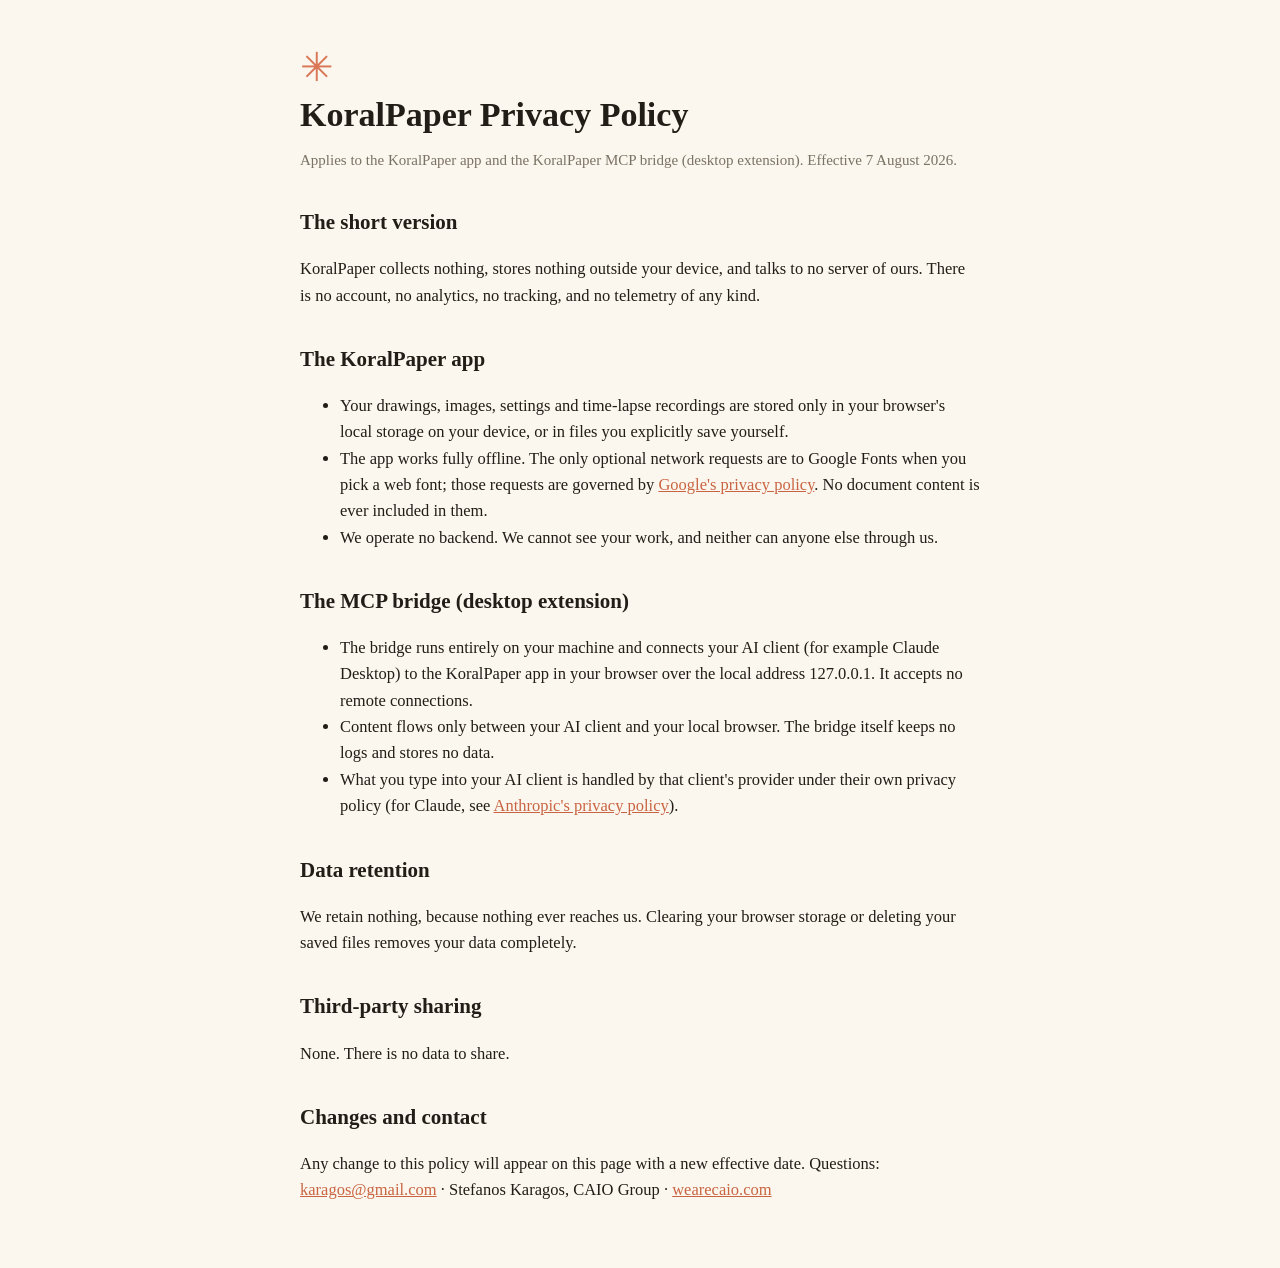
<file: docs/privacy.html>
<!DOCTYPE html>
<html lang="en">
<head>
<meta charset="utf-8">
<meta name="viewport" content="width=device-width, initial-scale=1">
<title>KoralPaper · Privacy Policy</title>
<style>
  body{font-family:"Iowan Old Style","Palatino Linotype",Palatino,Georgia,serif;
    background:#FBF7EE;color:#211D17;max-width:680px;margin:0 auto;padding:48px 24px;line-height:1.6;}
  h1{font-size:34px;margin:0 0 6px;}
  .sub{color:#7A7264;margin:0 0 34px;font-size:15px;}
  h2{font-size:21px;margin:34px 0 8px;}
  p,li{font-size:16.5px;}
  a{color:#C96442;}
  .ast{color:#D97757;font-size:40px;line-height:1;}
</style>
</head>
<body>
<div class="ast">&#10035;</div>
<h1>KoralPaper Privacy Policy</h1>
<p class="sub">Applies to the KoralPaper app and the KoralPaper MCP bridge (desktop extension). Effective 7 August 2026.</p>

<h2>The short version</h2>
<p>KoralPaper collects nothing, stores nothing outside your device, and talks to no server of ours. There is no account, no analytics, no tracking, and no telemetry of any kind.</p>

<h2>The KoralPaper app</h2>
<ul>
  <li>Your drawings, images, settings and time-lapse recordings are stored only in your browser's local storage on your device, or in files you explicitly save yourself.</li>
  <li>The app works fully offline. The only optional network requests are to Google Fonts when you pick a web font; those requests are governed by <a href="https://policies.google.com/privacy">Google's privacy policy</a>. No document content is ever included in them.</li>
  <li>We operate no backend. We cannot see your work, and neither can anyone else through us.</li>
</ul>

<h2>The MCP bridge (desktop extension)</h2>
<ul>
  <li>The bridge runs entirely on your machine and connects your AI client (for example Claude Desktop) to the KoralPaper app in your browser over the local address 127.0.0.1. It accepts no remote connections.</li>
  <li>Content flows only between your AI client and your local browser. The bridge itself keeps no logs and stores no data.</li>
  <li>What you type into your AI client is handled by that client's provider under their own privacy policy (for Claude, see <a href="https://www.anthropic.com/legal/privacy">Anthropic's privacy policy</a>).</li>
</ul>

<h2>Data retention</h2>
<p>We retain nothing, because nothing ever reaches us. Clearing your browser storage or deleting your saved files removes your data completely.</p>

<h2>Third-party sharing</h2>
<p>None. There is no data to share.</p>

<h2>Changes and contact</h2>
<p>Any change to this policy will appear on this page with a new effective date. Questions: <a href="mailto:karagos@gmail.com">karagos@gmail.com</a> · Stefanos Karagos, CAIO Group · <a href="https://wearecaio.com">wearecaio.com</a></p>
</body>
</html>
</file>
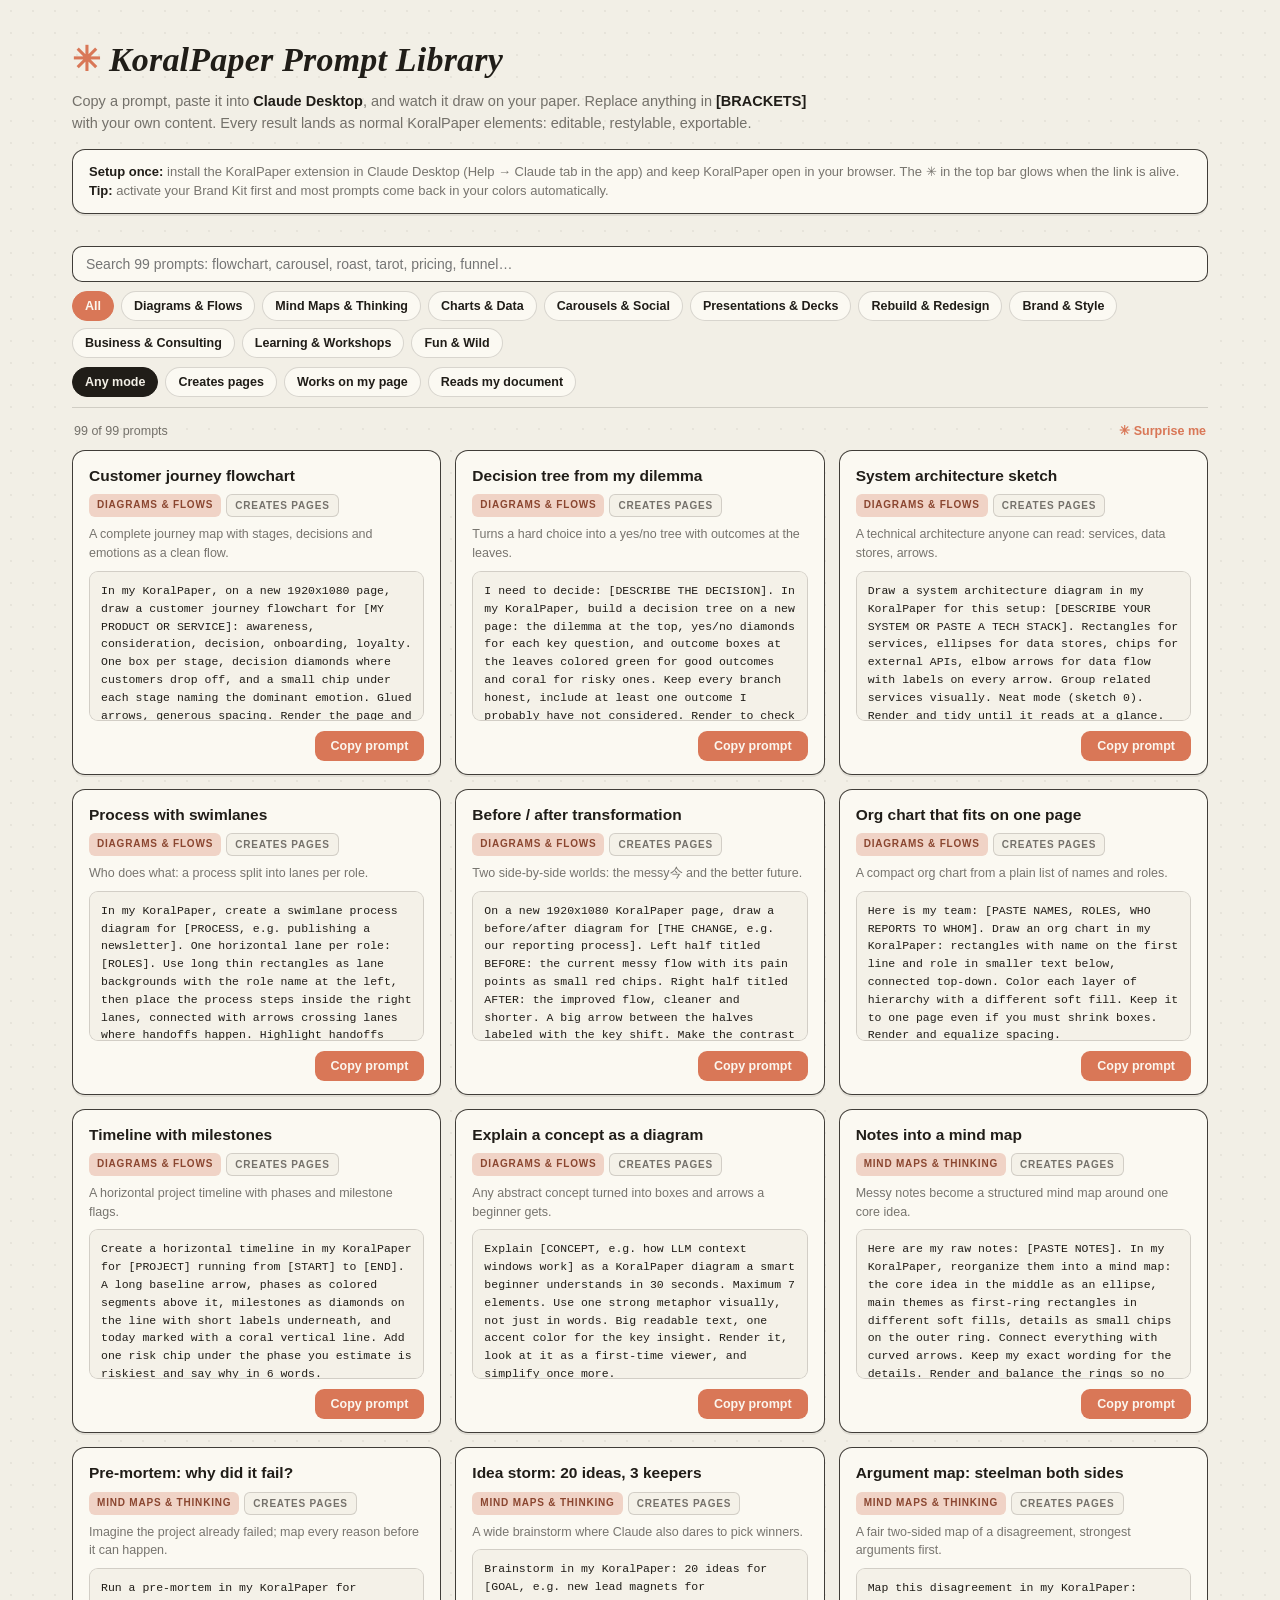
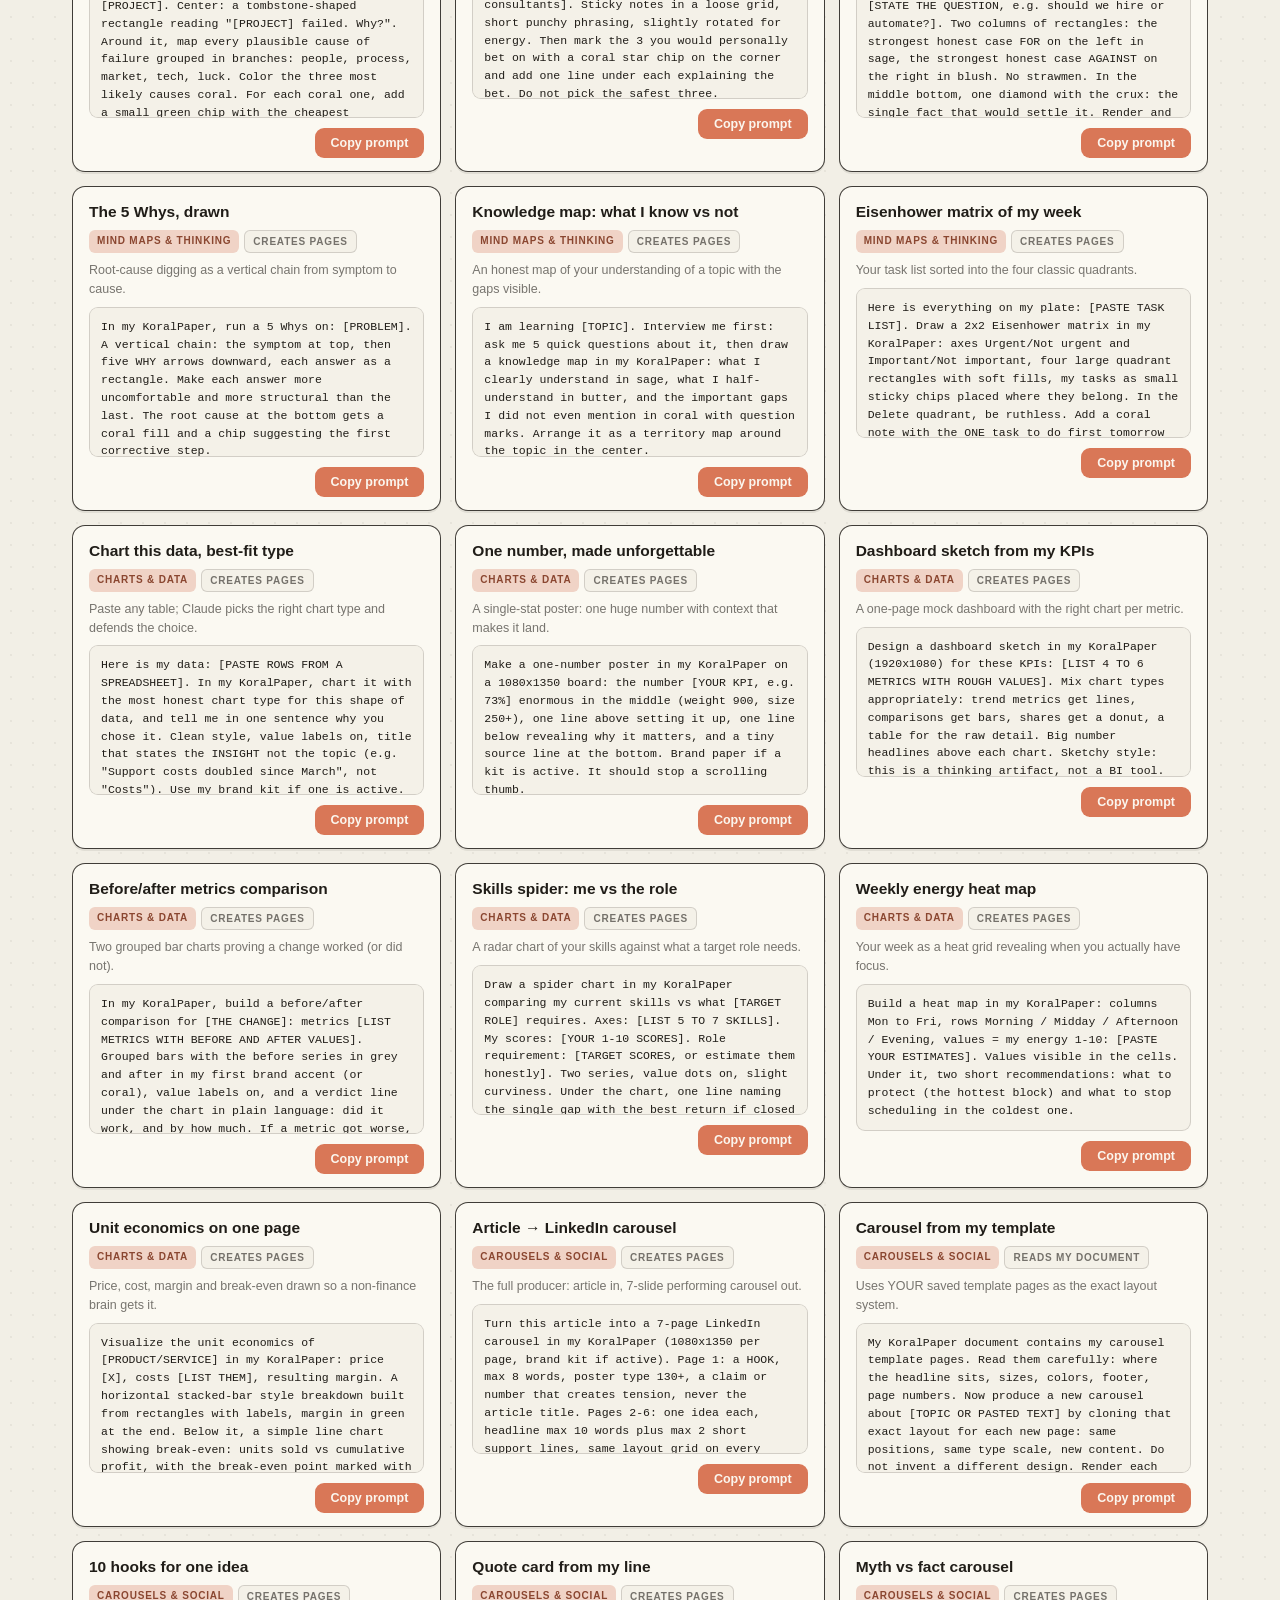
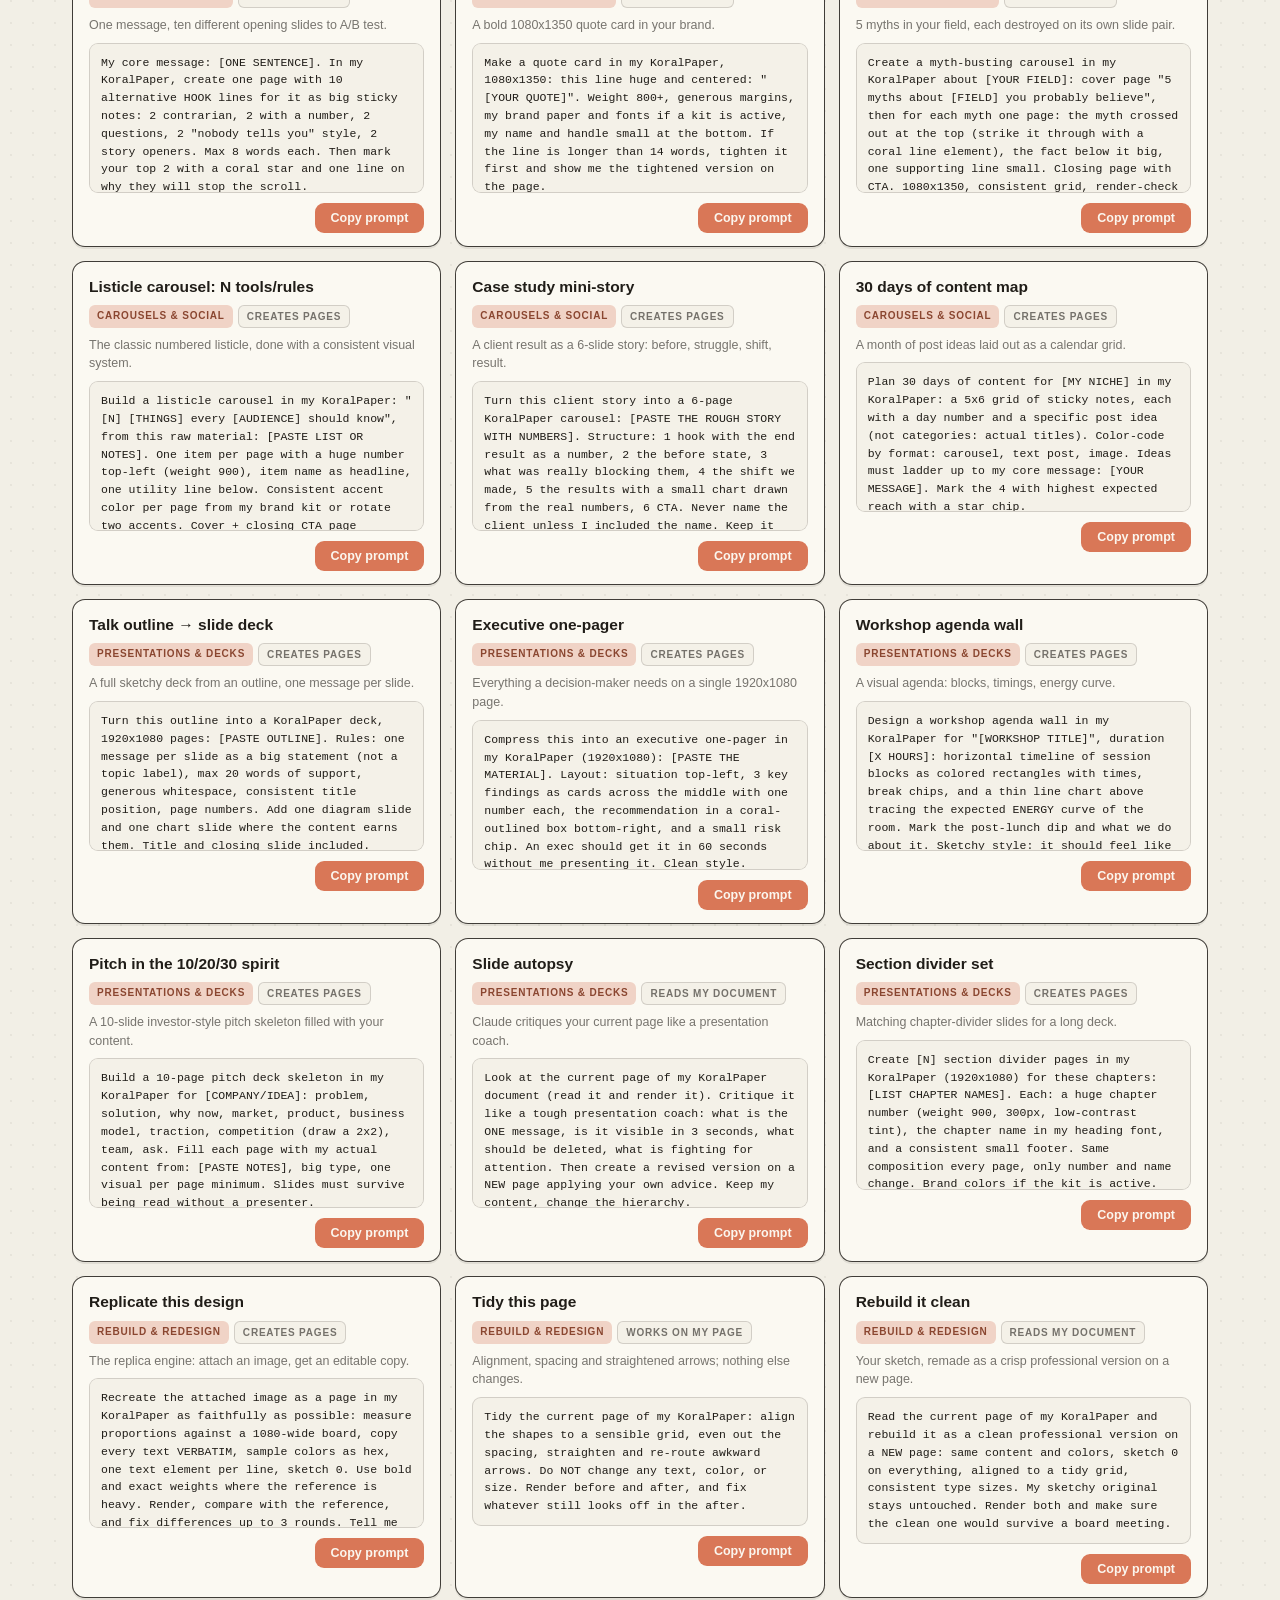
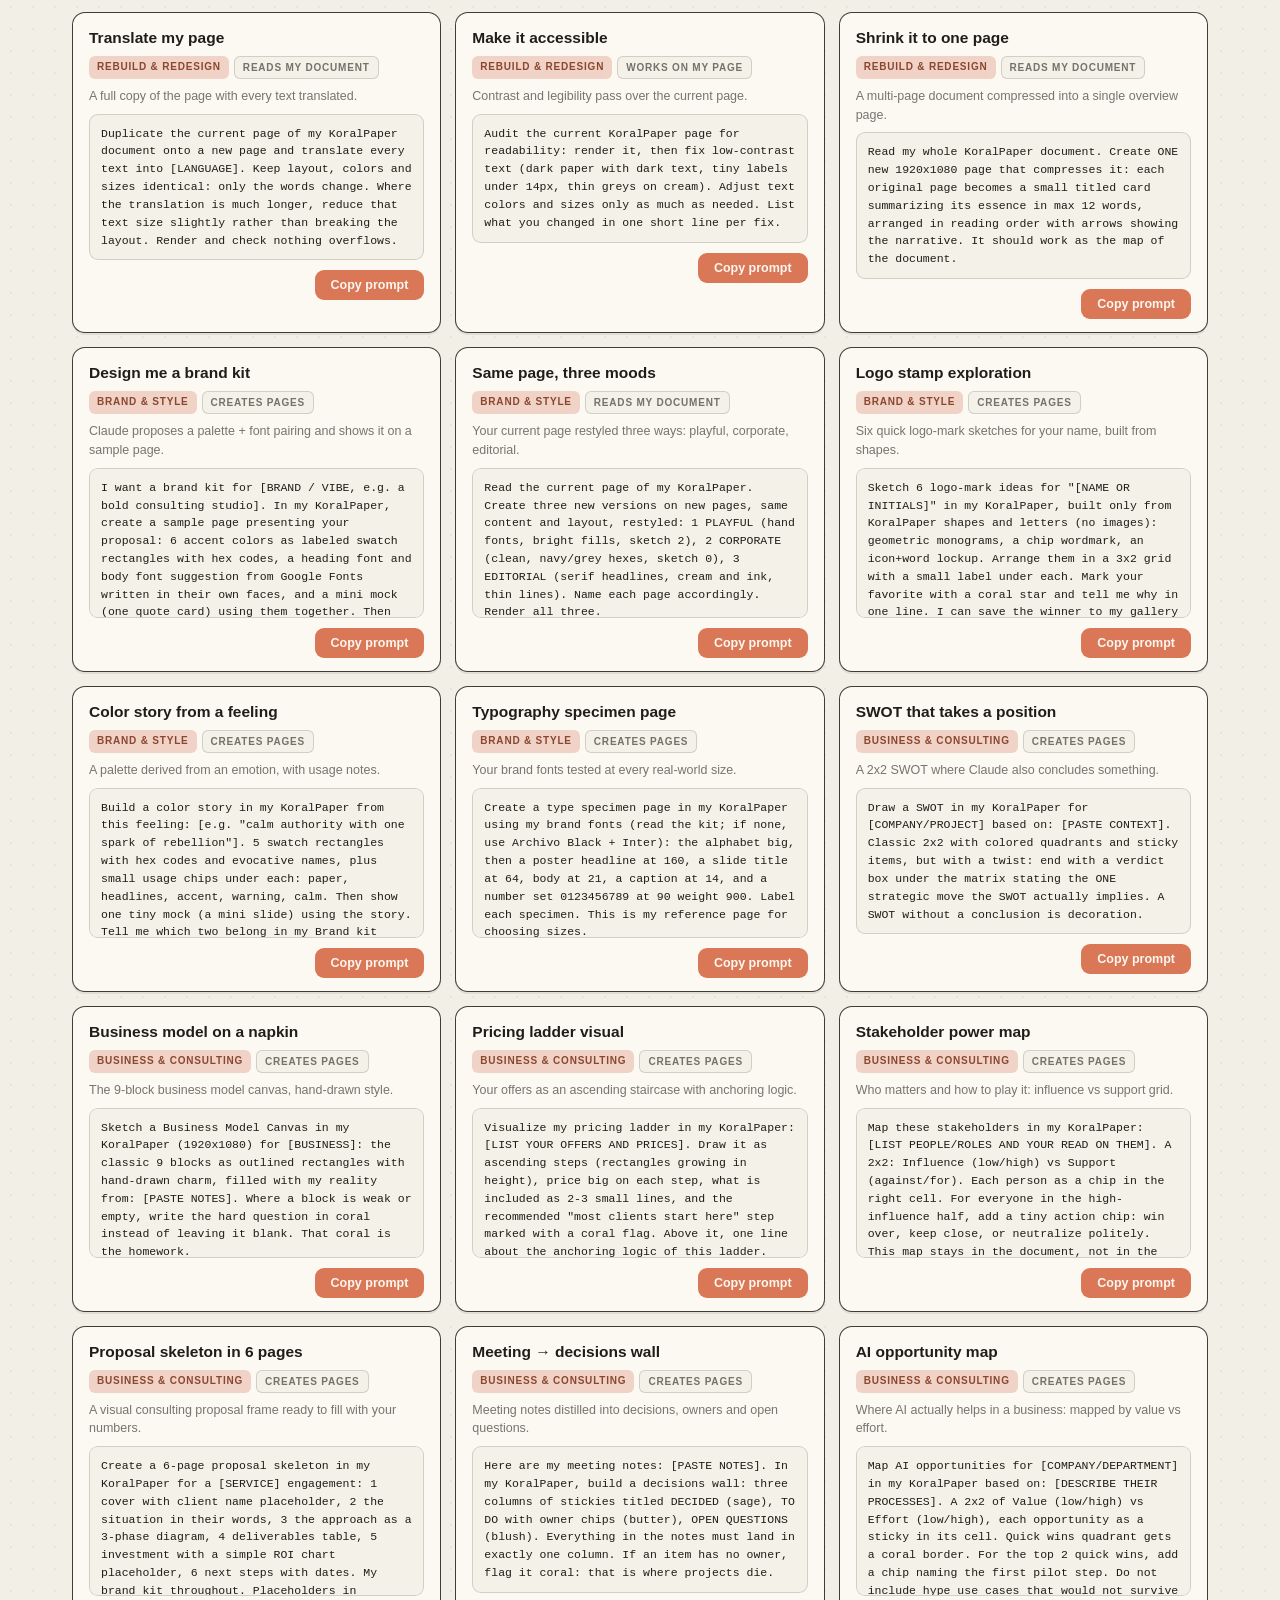
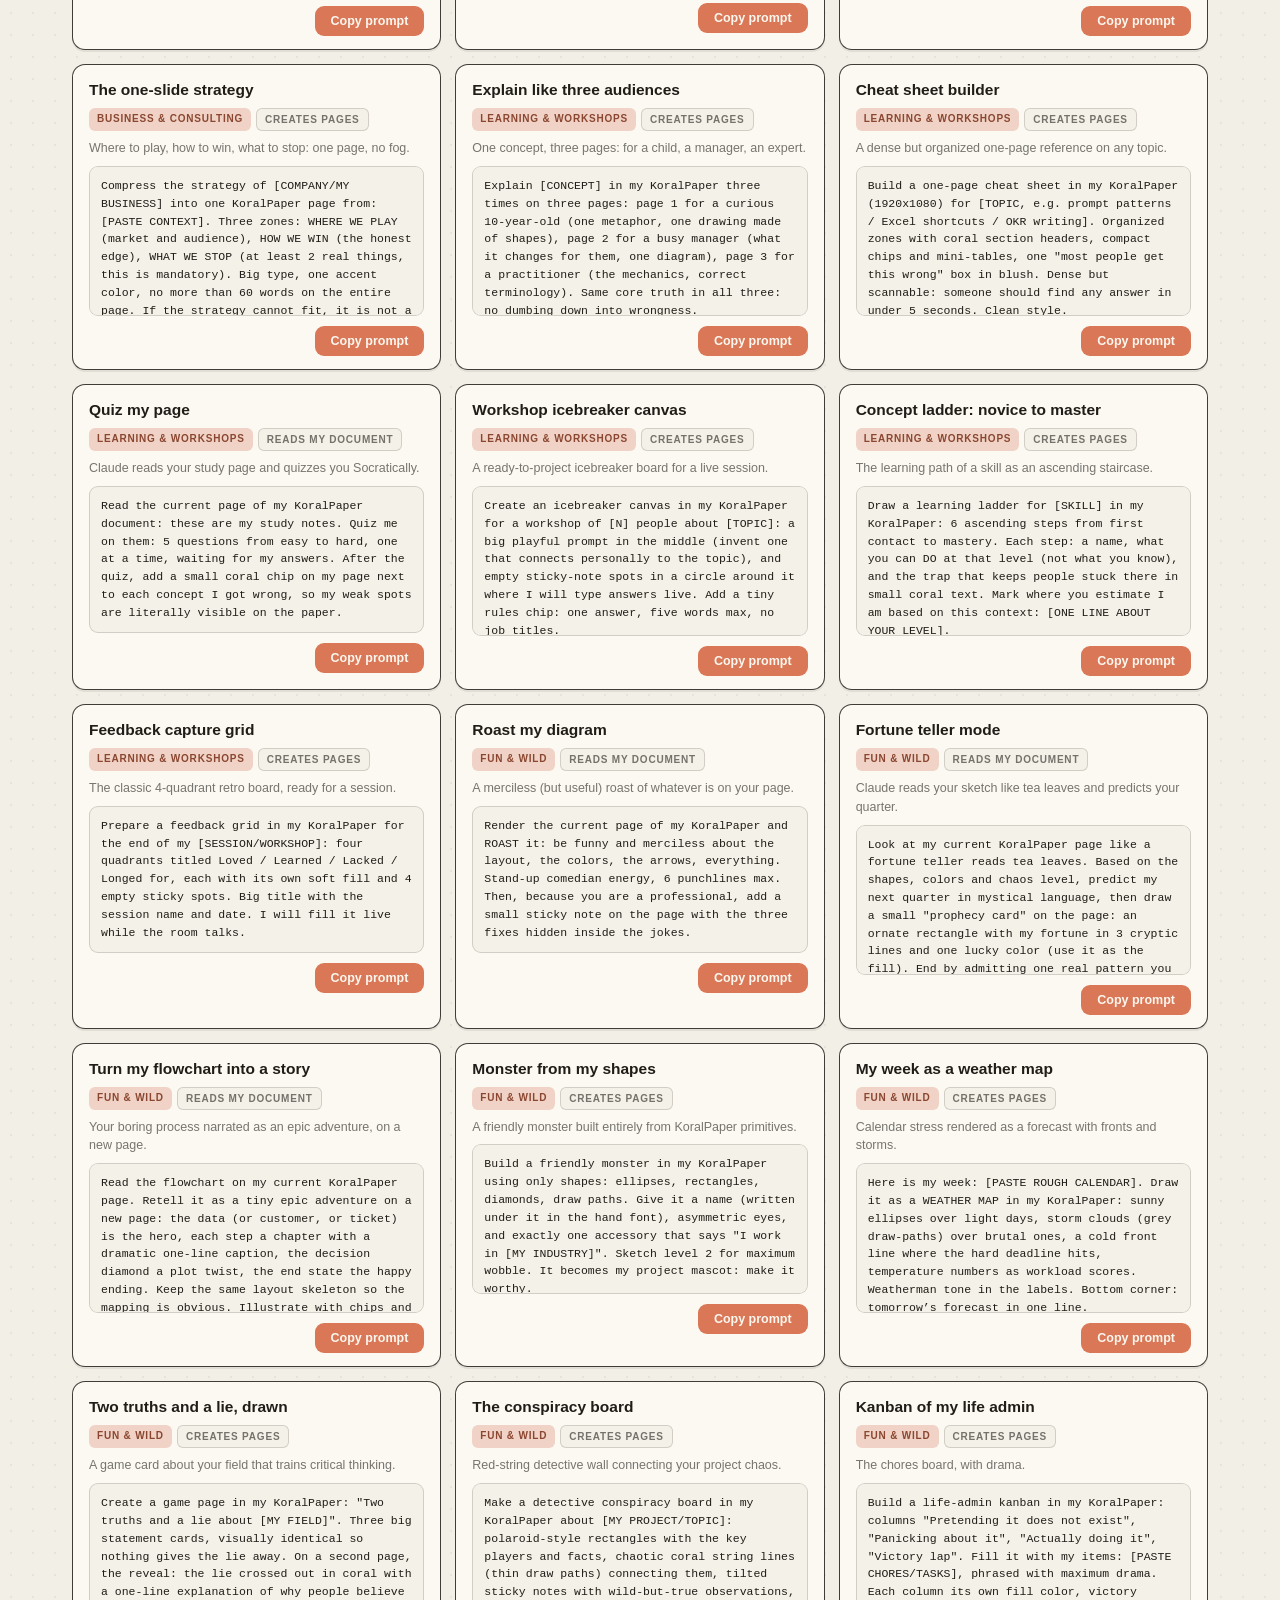
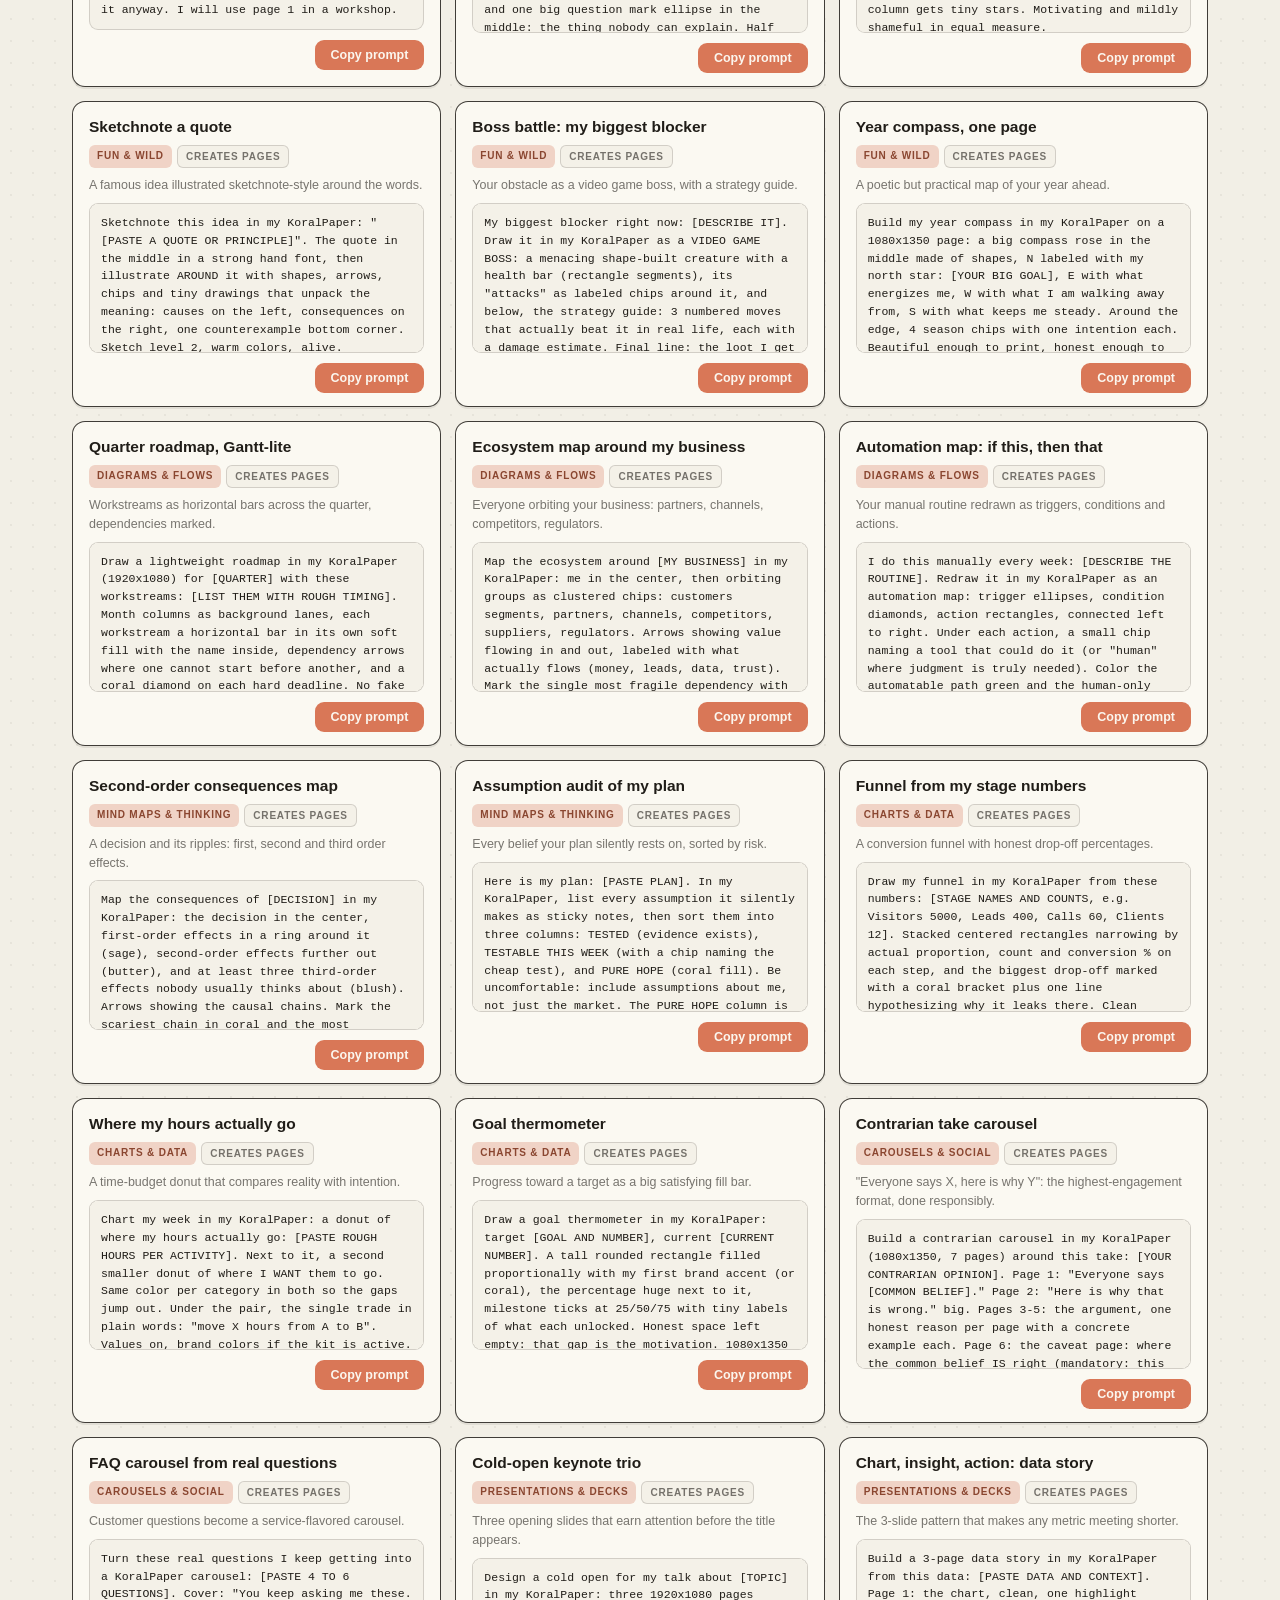
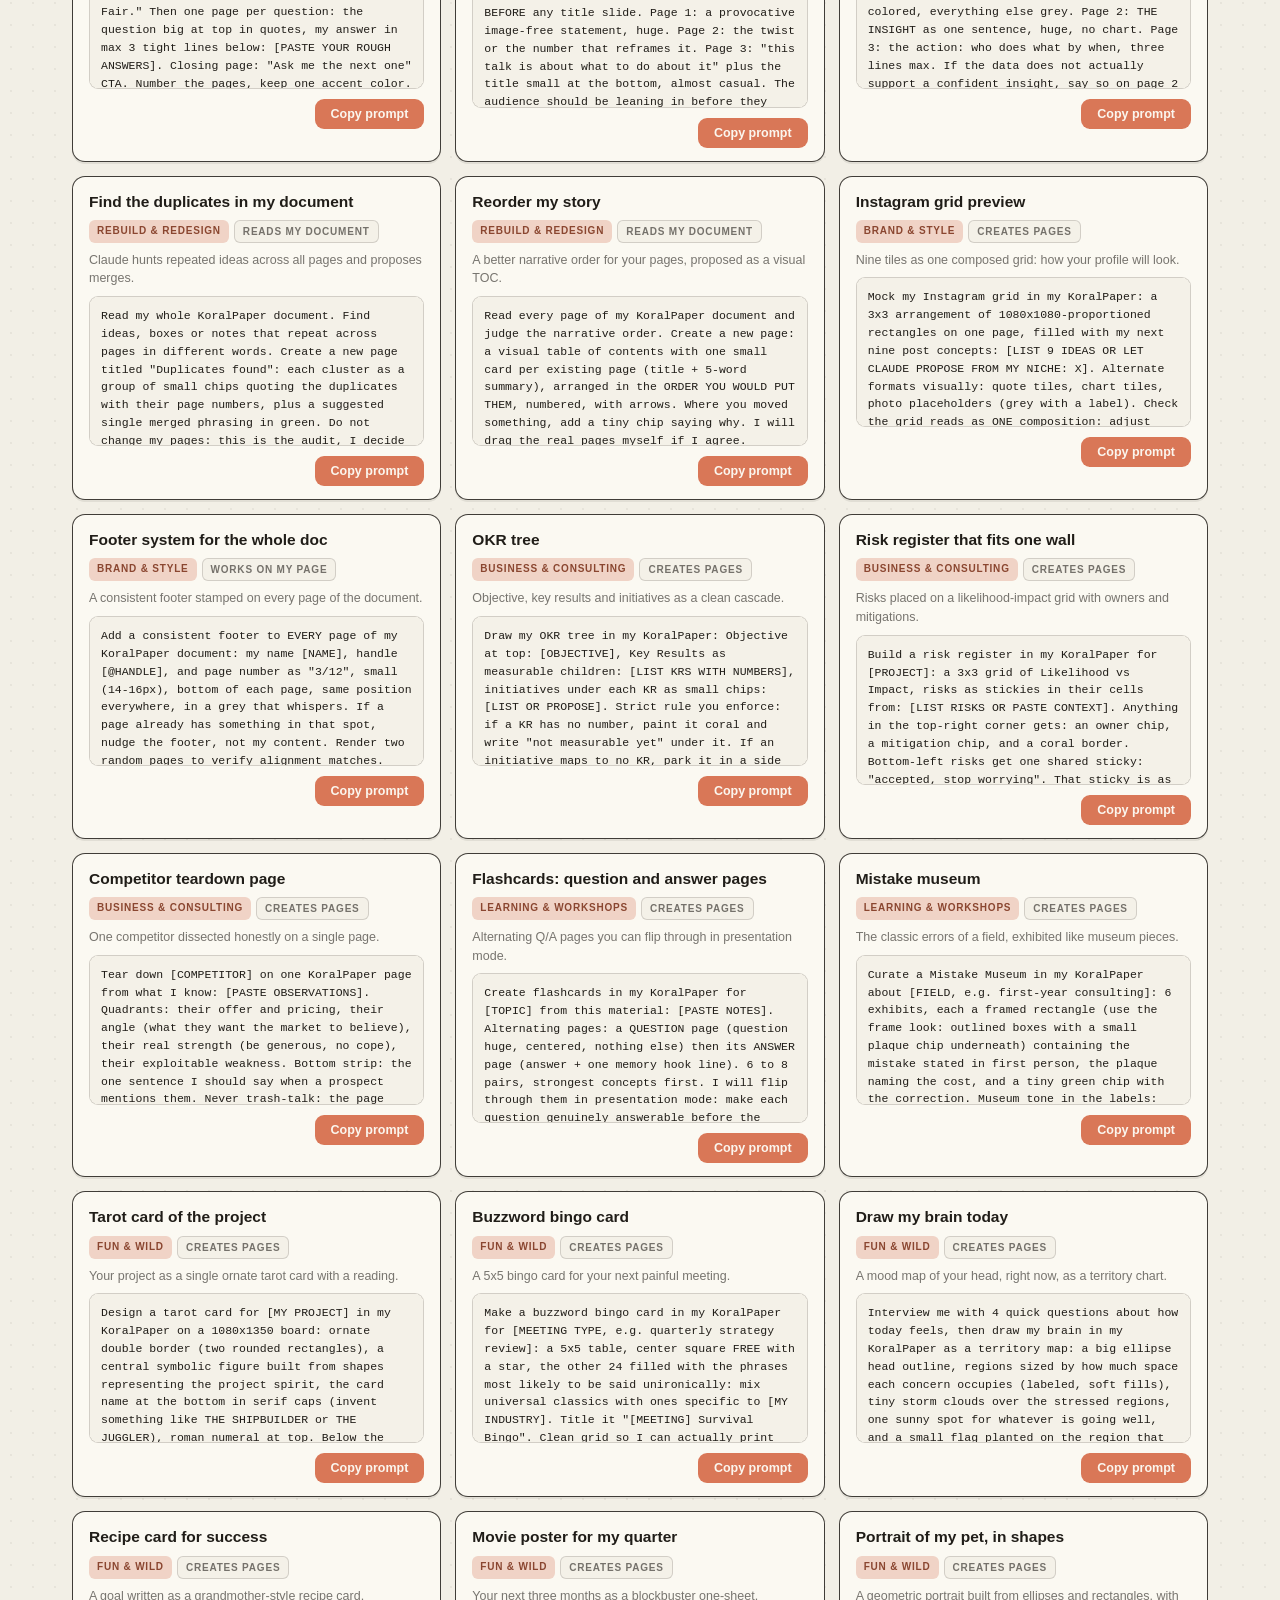
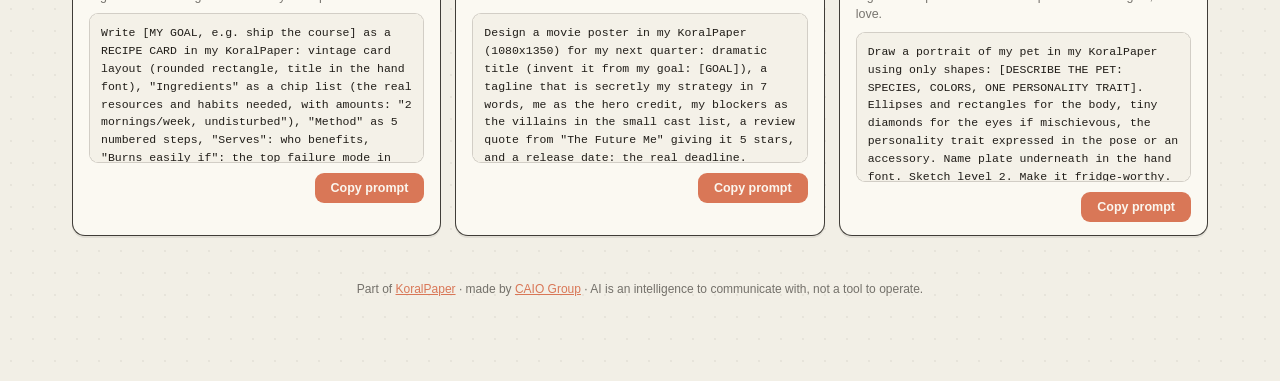
<file: docs/prompts.html>
<!doctype html>
<html lang="en">
<head>
<meta charset="utf-8">
<meta name="viewport" content="width=device-width, initial-scale=1">
<title>KoralPaper Prompt Library</title>
<link rel="icon" href='data:image/svg+xml,<svg xmlns="http://www.w3.org/2000/svg" viewBox="0 0 96 96" fill="none" stroke-linecap="round" stroke-linejoin="round"><path d="M30 10 Q56 6 82 10 Q85 36 82 62 Q56 66 29 62 Q26 36 30 10 Z" stroke="%231F1E1B" stroke-width="7"/><g stroke="%23D97757" stroke-width="8"><path d="M56 20 Q55 36 56 52"/><path d="M41 28 Q56 35 71 44"/><path d="M71 28 Q56 35 41 44"/></g><circle cx="24" cy="74" r="7" fill="%231F1E1B"/><circle cx="13" cy="86" r="5" fill="%231F1E1B"/></svg>'>
<style>
:root{
  --paper:#F2EFE6; --card:#FBF9F2; --card2:#F4F1E8; --ink:#201D18;
  --soft:rgba(32,29,24,.6); --line:rgba(32,29,24,.85); --linesoft:rgba(32,29,24,.16);
  --coral:#D97757; --coralsoft:#F0D3C6;
  --serif:"Iowan Old Style","Palatino Linotype",Palatino,Georgia,serif;
  --sans:"Avenir Next",Avenir,"Helvetica Neue",Helvetica,Arial,sans-serif;
  --mono:ui-monospace,"SF Mono",Menlo,monospace;
}
*{box-sizing:border-box;margin:0;padding:0}
body{background:var(--paper);color:var(--ink);font-family:var(--sans);line-height:1.5;
  background-image:radial-gradient(rgba(32,29,24,.055) 1px, transparent 1px);background-size:22px 22px;}
.wrap{max-width:1180px;margin:0 auto;padding:34px 22px 80px}
header h1{font-family:var(--serif);font-style:italic;font-weight:600;font-size:34px;letter-spacing:.2px}
header h1 .ast{color:var(--coral);font-style:normal}
header .sub{color:var(--soft);margin-top:6px;max-width:760px;font-size:14.5px}
header .sub b{color:var(--ink)}
.howto{
  margin-top:14px;background:var(--card);border:1.5px solid var(--line);border-radius:13px;
  padding:12px 16px;font-size:13px;color:var(--soft);
  box-shadow:0 2px 0 rgba(32,29,24,.08);
}
.howto b{color:var(--ink)}
.bar{
  position:sticky;top:0;z-index:5;background:var(--paper);
  padding:14px 0 10px;border-bottom:1.5px solid var(--linesoft);margin-top:18px;
}
.controls{display:flex;flex-wrap:wrap;gap:8px;align-items:center}
#q{
  flex:1;min-width:210px;font-family:var(--sans);font-size:14px;
  padding:9px 13px;border:1.5px solid var(--line);border-radius:10px;background:var(--card);color:var(--ink);
}
#q:focus{outline:none;border-color:var(--coral)}
.chip{
  font-size:12.5px;font-weight:600;padding:7px 12px;border-radius:999px;cursor:pointer;
  border:1.5px solid var(--linesoft);background:var(--card);color:var(--ink);font-family:var(--sans);
  transition:background .1s;white-space:nowrap;
}
.chip:hover{background:var(--card2)}
.chip.sel{background:var(--coral);border-color:var(--coral);color:#FBF6EE}
.chip.mode.sel{background:var(--ink);border-color:var(--ink);color:var(--paper)}
.chiprow{display:flex;flex-wrap:wrap;gap:7px;margin-top:9px}
.meta{display:flex;justify-content:space-between;align-items:center;margin:14px 2px 4px;color:var(--soft);font-size:12.5px}
#lucky{background:none;border:none;color:var(--coral);font-weight:700;cursor:pointer;font-size:12.5px;font-family:var(--sans)}
#lucky:hover{text-decoration:underline}
.grid{display:grid;grid-template-columns:repeat(auto-fill,minmax(340px,1fr));gap:14px;margin-top:10px}
.card{
  background:var(--card);border:1.5px solid var(--line);border-radius:13px;padding:15px 16px 13px;
  box-shadow:0 2px 0 rgba(32,29,24,.08);display:flex;flex-direction:column;gap:8px;
  transition:transform .08s;
}
.card.flash{outline:3px solid var(--coral);outline-offset:2px}
.card h3{font-size:15.5px;font-weight:700;line-height:1.3;padding-right:4px}
.tags{display:flex;flex-wrap:wrap;gap:5px}
.tag{font-size:10px;font-weight:800;letter-spacing:.8px;text-transform:uppercase;padding:3px 8px;border-radius:6px}
.tag.cat{background:var(--coralsoft);color:#8A4630}
.tag.mode{background:var(--card2);color:var(--soft);border:1px solid var(--linesoft)}
.desc{font-size:12.5px;color:var(--soft)}
.prompt{
  font-family:var(--mono);font-size:11.5px;line-height:1.55;background:var(--card2);
  border:1px solid var(--linesoft);border-radius:9px;padding:10px 11px;color:var(--ink);
  white-space:pre-wrap;max-height:150px;overflow-y:auto;
}
.cardfoot{display:flex;justify-content:flex-end;margin-top:2px}
.copy{
  font-family:var(--sans);font-size:12.5px;font-weight:600;color:#FBF6EE;background:var(--coral);
  border:none;border-radius:9px;padding:8px 16px;cursor:pointer;transition:filter .1s,transform .06s;
}
.copy:hover{filter:brightness(1.06)}
.copy:active{transform:scale(.95)}
.copy.done{background:#6E9E63}
.empty{margin:50px auto;text-align:center;color:var(--soft);font-size:14px}
footer{margin-top:44px;color:var(--soft);font-size:12px;text-align:center}
footer a{color:var(--coral)}
mark{background:#F7E36B;border-radius:3px;padding:0 1px}
@media (max-width:720px){ .grid{grid-template-columns:1fr} header h1{font-size:27px} }
</style>
</head>
<body>
<div class="wrap">
<header>
  <h1><span class="ast">✳</span> KoralPaper Prompt Library</h1>
  <p class="sub">Copy a prompt, paste it into <b>Claude Desktop</b>, and watch it draw on your paper.
  Replace anything in <b>[BRACKETS]</b> with your own content. Every result lands as normal
  KoralPaper elements: editable, restylable, exportable.</p>
  <div class="howto"><b>Setup once:</b> install the KoralPaper extension in Claude Desktop
  (Help → Claude tab in the app) and keep KoralPaper open in your browser. The ✳ in the top bar
  glows when the link is alive. <b>Tip:</b> activate your Brand Kit first and most prompts come
  back in your colors automatically.</div>
</header>

<div class="bar">
  <div class="controls">
    <input id="q" type="search" placeholder="Search 99 prompts: flowchart, carousel, roast, tarot, pricing, funnel…" autocomplete="off">
  </div>
  <div class="chiprow" id="cats"></div>
  <div class="chiprow" id="modes"></div>
</div>

<div class="meta"><span id="count"></span><button id="lucky">✳ Surprise me</button></div>
<div class="grid" id="grid"></div>
<p class="empty" id="empty" hidden>Nothing matches. Loosen the filters or try another word.</p>

<footer>Part of <a href="https://karagos.github.io/koralpaper/">KoralPaper</a> · made by
<a href="https://wearecaio.com">CAIO Group</a> · AI is an intelligence to communicate with, not a tool to operate.</footer>
</div>

<script>
const MODES = {
  new: 'Creates pages',
  edit: 'Works on my page',
  read: 'Reads my document',
};
const P = [
/* ── Diagrams & Flows ── */
{t:'Customer journey flowchart', c:'Diagrams & Flows', m:'new',
 d:'A complete journey map with stages, decisions and emotions as a clean flow.',
 p:'In my KoralPaper, on a new 1920x1080 page, draw a customer journey flowchart for [MY PRODUCT OR SERVICE]: awareness, consideration, decision, onboarding, loyalty. One box per stage, decision diamonds where customers drop off, and a small chip under each stage naming the dominant emotion. Glued arrows, generous spacing. Render the page and fix anything cramped.'},
{t:'Decision tree from my dilemma', c:'Diagrams & Flows', m:'new',
 d:'Turns a hard choice into a yes/no tree with outcomes at the leaves.',
 p:'I need to decide: [DESCRIBE THE DECISION]. In my KoralPaper, build a decision tree on a new page: the dilemma at the top, yes/no diamonds for each key question, and outcome boxes at the leaves colored green for good outcomes and coral for risky ones. Keep every branch honest, include at least one outcome I probably have not considered. Render to check the layout.'},
{t:'System architecture sketch', c:'Diagrams & Flows', m:'new',
 d:'A technical architecture anyone can read: services, data stores, arrows.',
 p:'Draw a system architecture diagram in my KoralPaper for this setup: [DESCRIBE YOUR SYSTEM OR PASTE A TECH STACK]. Rectangles for services, ellipses for data stores, chips for external APIs, elbow arrows for data flow with labels on every arrow. Group related services visually. Neat mode (sketch 0). Render and tidy until it reads at a glance.'},
{t:'Process with swimlanes', c:'Diagrams & Flows', m:'new',
 d:'Who does what: a process split into lanes per role.',
 p:'In my KoralPaper, create a swimlane process diagram for [PROCESS, e.g. publishing a newsletter]. One horizontal lane per role: [ROLES]. Use long thin rectangles as lane backgrounds with the role name at the left, then place the process steps inside the right lanes, connected with arrows crossing lanes where handoffs happen. Highlight handoffs with coral arrows. Render to verify nothing overlaps.'},
{t:'Before / after transformation', c:'Diagrams & Flows', m:'new',
 d:'Two side-by-side worlds: the messy今 and the better future.',
 p:'On a new 1920x1080 KoralPaper page, draw a before/after diagram for [THE CHANGE, e.g. our reporting process]. Left half titled BEFORE: the current messy flow with its pain points as small red chips. Right half titled AFTER: the improved flow, cleaner and shorter. A big arrow between the halves labeled with the key shift. Make the contrast visible in the layout itself: crowded left, calm right.'},
{t:'Org chart that fits on one page', c:'Diagrams & Flows', m:'new',
 d:'A compact org chart from a plain list of names and roles.',
 p:'Here is my team: [PASTE NAMES, ROLES, WHO REPORTS TO WHOM]. Draw an org chart in my KoralPaper: rectangles with name on the first line and role in smaller text below, connected top-down. Color each layer of hierarchy with a different soft fill. Keep it to one page even if you must shrink boxes. Render and equalize spacing.'},
{t:'Timeline with milestones', c:'Diagrams & Flows', m:'new',
 d:'A horizontal project timeline with phases and milestone flags.',
 p:'Create a horizontal timeline in my KoralPaper for [PROJECT] running from [START] to [END]. A long baseline arrow, phases as colored segments above it, milestones as diamonds on the line with short labels underneath, and today marked with a coral vertical line. Add one risk chip under the phase you estimate is riskiest and say why in 6 words.'},
{t:'Explain a concept as a diagram', c:'Diagrams & Flows', m:'new',
 d:'Any abstract concept turned into boxes and arrows a beginner gets.',
 p:'Explain [CONCEPT, e.g. how LLM context windows work] as a KoralPaper diagram a smart beginner understands in 30 seconds. Maximum 7 elements. Use one strong metaphor visually, not just in words. Big readable text, one accent color for the key insight. Render it, look at it as a first-time viewer, and simplify once more.'},

/* ── Mind Maps & Thinking ── */
{t:'Notes into a mind map', c:'Mind Maps & Thinking', m:'new',
 d:'Messy notes become a structured mind map around one core idea.',
 p:'Here are my raw notes: [PASTE NOTES]. In my KoralPaper, reorganize them into a mind map: the core idea in the middle as an ellipse, main themes as first-ring rectangles in different soft fills, details as small chips on the outer ring. Connect everything with curved arrows. Keep my exact wording for the details. Render and balance the rings so no side is overloaded.'},
{t:'Pre-mortem: why did it fail?', c:'Mind Maps & Thinking', m:'new',
 d:'Imagine the project already failed; map every reason before it can happen.',
 p:'Run a pre-mortem in my KoralPaper for [PROJECT]. Center: a tombstone-shaped rectangle reading "[PROJECT] failed. Why?". Around it, map every plausible cause of failure grouped in branches: people, process, market, tech, luck. Color the three most likely causes coral. For each coral one, add a small green chip with the cheapest prevention. Be brutal, not polite.'},
{t:'Idea storm: 20 ideas, 3 keepers', c:'Mind Maps & Thinking', m:'new',
 d:'A wide brainstorm where Claude also dares to pick winners.',
 p:'Brainstorm in my KoralPaper: 20 ideas for [GOAL, e.g. new lead magnets for consultants]. Sticky notes in a loose grid, short punchy phrasing, slightly rotated for energy. Then mark the 3 you would personally bet on with a coral star chip on the corner and add one line under each explaining the bet. Do not pick the safest three.'},
{t:'Argument map: steelman both sides', c:'Mind Maps & Thinking', m:'new',
 d:'A fair two-sided map of a disagreement, strongest arguments first.',
 p:'Map this disagreement in my KoralPaper: [STATE THE QUESTION, e.g. should we hire or automate?]. Two columns of rectangles: the strongest honest case FOR on the left in sage, the strongest honest case AGAINST on the right in blush. No strawmen. In the middle bottom, one diamond with the crux: the single fact that would settle it. Render and check both sides feel equally respected.'},
{t:'The 5 Whys, drawn', c:'Mind Maps & Thinking', m:'new',
 d:'Root-cause digging as a vertical chain from symptom to cause.',
 p:'In my KoralPaper, run a 5 Whys on: [PROBLEM]. A vertical chain: the symptom at top, then five WHY arrows downward, each answer as a rectangle. Make each answer more uncomfortable and more structural than the last. The root cause at the bottom gets a coral fill and a chip suggesting the first corrective step.'},
{t:'Knowledge map: what I know vs not', c:'Mind Maps & Thinking', m:'new',
 d:'An honest map of your understanding of a topic with the gaps visible.',
 p:'I am learning [TOPIC]. Interview me first: ask me 5 quick questions about it, then draw a knowledge map in my KoralPaper: what I clearly understand in sage, what I half-understand in butter, and the important gaps I did not even mention in coral with question marks. Arrange it as a territory map around the topic in the center.'},
{t:'Eisenhower matrix of my week', c:'Mind Maps & Thinking', m:'new',
 d:'Your task list sorted into the four classic quadrants.',
 p:'Here is everything on my plate: [PASTE TASK LIST]. Draw a 2x2 Eisenhower matrix in my KoralPaper: axes Urgent/Not urgent and Important/Not important, four large quadrant rectangles with soft fills, my tasks as small sticky chips placed where they belong. In the Delete quadrant, be ruthless. Add a coral note with the ONE task to do first tomorrow morning.'},

/* ── Charts & Data ── */
{t:'Chart this data, best-fit type', c:'Charts & Data', m:'new',
 d:'Paste any table; Claude picks the right chart type and defends the choice.',
 p:'Here is my data: [PASTE ROWS FROM A SPREADSHEET]. In my KoralPaper, chart it with the most honest chart type for this shape of data, and tell me in one sentence why you chose it. Clean style, value labels on, title that states the INSIGHT not the topic (e.g. "Support costs doubled since March", not "Costs"). Use my brand kit if one is active. Render to check readability.'},
{t:'One number, made unforgettable', c:'Charts & Data', m:'new',
 d:'A single-stat poster: one huge number with context that makes it land.',
 p:'Make a one-number poster in my KoralPaper on a 1080x1350 board: the number [YOUR KPI, e.g. 73%] enormous in the middle (weight 900, size 250+), one line above setting it up, one line below revealing why it matters, and a tiny source line at the bottom. Brand paper if a kit is active. It should stop a scrolling thumb.'},
{t:'Dashboard sketch from my KPIs', c:'Charts & Data', m:'new',
 d:'A one-page mock dashboard with the right chart per metric.',
 p:'Design a dashboard sketch in my KoralPaper (1920x1080) for these KPIs: [LIST 4 TO 6 METRICS WITH ROUGH VALUES]. Mix chart types appropriately: trend metrics get lines, comparisons get bars, shares get a donut, a table for the raw detail. Big number headlines above each chart. Sketchy style: this is a thinking artifact, not a BI tool. Render and align everything to a grid.'},
{t:'Before/after metrics comparison', c:'Charts & Data', m:'new',
 d:'Two grouped bar charts proving a change worked (or did not).',
 p:'In my KoralPaper, build a before/after comparison for [THE CHANGE]: metrics [LIST METRICS WITH BEFORE AND AFTER VALUES]. Grouped bars with the before series in grey and after in my first brand accent (or coral), value labels on, and a verdict line under the chart in plain language: did it work, and by how much. If a metric got worse, do not hide it: mark it.'},
{t:'Skills spider: me vs the role', c:'Charts & Data', m:'new',
 d:'A radar chart of your skills against what a target role needs.',
 p:'Draw a spider chart in my KoralPaper comparing my current skills vs what [TARGET ROLE] requires. Axes: [LIST 5 TO 7 SKILLS]. My scores: [YOUR 1-10 SCORES]. Role requirement: [TARGET SCORES, or estimate them honestly]. Two series, value dots on, slight curviness. Under the chart, one line naming the single gap with the best return if closed this quarter.'},
{t:'Weekly energy heat map', c:'Charts & Data', m:'new',
 d:'Your week as a heat grid revealing when you actually have focus.',
 p:'Build a heat map in my KoralPaper: columns Mon to Fri, rows Morning / Midday / Afternoon / Evening, values = my energy 1-10: [PASTE YOUR ESTIMATES]. Values visible in the cells. Under it, two short recommendations: what to protect (the hottest block) and what to stop scheduling in the coldest one.'},
{t:'Unit economics on one page', c:'Charts & Data', m:'new',
 d:'Price, cost, margin and break-even drawn so a non-finance brain gets it.',
 p:'Visualize the unit economics of [PRODUCT/SERVICE] in my KoralPaper: price [X], costs [LIST THEM], resulting margin. A horizontal stacked-bar style breakdown built from rectangles with labels, margin in green at the end. Below it, a simple line chart showing break-even: units sold vs cumulative profit, with the break-even point marked with a coral dot and label. Clean style.'},

/* ── Carousels & Social ── */
{t:'Article → LinkedIn carousel', c:'Carousels & Social', m:'new',
 d:'The full producer: article in, 7-slide performing carousel out.',
 p:'Turn this article into a 7-page LinkedIn carousel in my KoralPaper (1080x1350 per page, brand kit if active). Page 1: a HOOK, max 8 words, poster type 130+, a claim or number that creates tension, never the article title. Pages 2-6: one idea each, headline max 10 words plus max 2 short support lines, same layout grid on every page, page numbers like 3/7. Page 7: one-line takeaway plus CTA: follow [@HANDLE] and a comment question. Render every page, fix overflow, keep type consistent. Article: [PASTE ARTICLE TEXT]'},
{t:'Carousel from my template', c:'Carousels & Social', m:'read',
 d:'Uses YOUR saved template pages as the exact layout system.',
 p:'My KoralPaper document contains my carousel template pages. Read them carefully: where the headline sits, sizes, colors, footer, page numbers. Now produce a new carousel about [TOPIC OR PASTED TEXT] by cloning that exact layout for each new page: same positions, same type scale, new content. Do not invent a different design. Render each page next to the template style and correct drift.'},
{t:'10 hooks for one idea', c:'Carousels & Social', m:'new',
 d:'One message, ten different opening slides to A/B test.',
 p:'My core message: [ONE SENTENCE]. In my KoralPaper, create one page with 10 alternative HOOK lines for it as big sticky notes: 2 contrarian, 2 with a number, 2 questions, 2 "nobody tells you" style, 2 story openers. Max 8 words each. Then mark your top 2 with a coral star and one line on why they will stop the scroll.'},
{t:'Quote card from my line', c:'Carousels & Social', m:'new',
 d:'A bold 1080x1350 quote card in your brand.',
 p:'Make a quote card in my KoralPaper, 1080x1350: this line huge and centered: "[YOUR QUOTE]". Weight 800+, generous margins, my brand paper and fonts if a kit is active, my name and handle small at the bottom. If the line is longer than 14 words, tighten it first and show me the tightened version on the page.'},
{t:'Myth vs fact carousel', c:'Carousels & Social', m:'new',
 d:'5 myths in your field, each destroyed on its own slide pair.',
 p:'Create a myth-busting carousel in my KoralPaper about [YOUR FIELD]: cover page "5 myths about [FIELD] you probably believe", then for each myth one page: the myth crossed out at the top (strike it through with a coral line element), the fact below it big, one supporting line small. Closing page with CTA. 1080x1350, consistent grid, render-check every page.'},
{t:'Listicle carousel: N tools/rules', c:'Carousels & Social', m:'new',
 d:'The classic numbered listicle, done with a consistent visual system.',
 p:'Build a listicle carousel in my KoralPaper: "[N] [THINGS] every [AUDIENCE] should know", from this raw material: [PASTE LIST OR NOTES]. One item per page with a huge number top-left (weight 900), item name as headline, one utility line below. Consistent accent color per page from my brand kit or rotate two accents. Cover + closing CTA page included.'},
{t:'Case study mini-story', c:'Carousels & Social', m:'new',
 d:'A client result as a 6-slide story: before, struggle, shift, result.',
 p:'Turn this client story into a 6-page KoralPaper carousel: [PASTE THE ROUGH STORY WITH NUMBERS]. Structure: 1 hook with the end result as a number, 2 the before state, 3 what was really blocking them, 4 the shift we made, 5 the results with a small chart drawn from the real numbers, 6 CTA. Never name the client unless I included the name. Keep it humble in words, confident in type.'},
{t:'30 days of content map', c:'Carousels & Social', m:'new',
 d:'A month of post ideas laid out as a calendar grid.',
 p:'Plan 30 days of content for [MY NICHE] in my KoralPaper: a 5x6 grid of sticky notes, each with a day number and a specific post idea (not categories: actual titles). Color-code by format: carousel, text post, image. Ideas must ladder up to my core message: [YOUR MESSAGE]. Mark the 4 with highest expected reach with a star chip.'},

/* ── Presentations & Decks ── */
{t:'Talk outline → slide deck', c:'Presentations & Decks', m:'new',
 d:'A full sketchy deck from an outline, one message per slide.',
 p:'Turn this outline into a KoralPaper deck, 1920x1080 pages: [PASTE OUTLINE]. Rules: one message per slide as a big statement (not a topic label), max 20 words of support, generous whitespace, consistent title position, page numbers. Add one diagram slide and one chart slide where the content earns them. Title and closing slide included. Render each page and fix crowding.'},
{t:'Executive one-pager', c:'Presentations & Decks', m:'new',
 d:'Everything a decision-maker needs on a single 1920x1080 page.',
 p:'Compress this into an executive one-pager in my KoralPaper (1920x1080): [PASTE THE MATERIAL]. Layout: situation top-left, 3 key findings as cards across the middle with one number each, the recommendation in a coral-outlined box bottom-right, and a small risk chip. An exec should get it in 60 seconds without me presenting it. Clean style.'},
{t:'Workshop agenda wall', c:'Presentations & Decks', m:'new',
 d:'A visual agenda: blocks, timings, energy curve.',
 p:'Design a workshop agenda wall in my KoralPaper for "[WORKSHOP TITLE]", duration [X HOURS]: horizontal timeline of session blocks as colored rectangles with times, break chips, and a thin line chart above tracing the expected ENERGY curve of the room. Mark the post-lunch dip and what we do about it. Sketchy style: it should feel like a facilitator drew it.'},
{t:'Pitch in the 10/20/30 spirit', c:'Presentations & Decks', m:'new',
 d:'A 10-slide investor-style pitch skeleton filled with your content.',
 p:'Build a 10-page pitch deck skeleton in my KoralPaper for [COMPANY/IDEA]: problem, solution, why now, market, product, business model, traction, competition (draw a 2x2), team, ask. Fill each page with my actual content from: [PASTE NOTES], big type, one visual per page minimum. Slides must survive being read without a presenter.'},
{t:'Slide autopsy', c:'Presentations & Decks', m:'read',
 d:'Claude critiques your current page like a presentation coach.',
 p:'Look at the current page of my KoralPaper document (read it and render it). Critique it like a tough presentation coach: what is the ONE message, is it visible in 3 seconds, what should be deleted, what is fighting for attention. Then create a revised version on a NEW page applying your own advice. Keep my content, change the hierarchy.'},
{t:'Section divider set', c:'Presentations & Decks', m:'new',
 d:'Matching chapter-divider slides for a long deck.',
 p:'Create [N] section divider pages in my KoralPaper (1920x1080) for these chapters: [LIST CHAPTER NAMES]. Each: a huge chapter number (weight 900, 300px, low-contrast tint), the chapter name in my heading font, and a consistent small footer. Same composition every page, only number and name change. Brand colors if the kit is active.'},

/* ── Rebuild & Redesign ── */
{t:'Replicate this design', c:'Rebuild & Redesign', m:'new',
 d:'The replica engine: attach an image, get an editable copy.',
 p:'Recreate the attached image as a page in my KoralPaper as faithfully as possible: measure proportions against a 1080-wide board, copy every text VERBATIM, sample colors as hex, one text element per line, sketch 0. Use bold and exact weights where the reference is heavy. Render, compare with the reference, and fix differences up to 3 rounds. Tell me what you had to approximate.'},
{t:'Tidy this page', c:'Rebuild & Redesign', m:'edit',
 d:'Alignment, spacing and straightened arrows; nothing else changes.',
 p:'Tidy the current page of my KoralPaper: align the shapes to a sensible grid, even out the spacing, straighten and re-route awkward arrows. Do NOT change any text, color, or size. Render before and after, and fix whatever still looks off in the after.'},
{t:'Rebuild it clean', c:'Rebuild & Redesign', m:'read',
 d:'Your sketch, remade as a crisp professional version on a new page.',
 p:'Read the current page of my KoralPaper and rebuild it as a clean professional version on a NEW page: same content and colors, sketch 0 on everything, aligned to a tidy grid, consistent type sizes. My sketchy original stays untouched. Render both and make sure the clean one would survive a board meeting.'},
{t:'Translate my page', c:'Rebuild & Redesign', m:'read',
 d:'A full copy of the page with every text translated.',
 p:'Duplicate the current page of my KoralPaper document onto a new page and translate every text into [LANGUAGE]. Keep layout, colors and sizes identical: only the words change. Where the translation is much longer, reduce that text size slightly rather than breaking the layout. Render and check nothing overflows.'},
{t:'Make it accessible', c:'Rebuild & Redesign', m:'edit',
 d:'Contrast and legibility pass over the current page.',
 p:'Audit the current KoralPaper page for readability: render it, then fix low-contrast text (dark paper with dark text, tiny labels under 14px, thin greys on cream). Adjust text colors and sizes only as much as needed. List what you changed in one short line per fix.'},
{t:'Shrink it to one page', c:'Rebuild & Redesign', m:'read',
 d:'A multi-page document compressed into a single overview page.',
 p:'Read my whole KoralPaper document. Create ONE new 1920x1080 page that compresses it: each original page becomes a small titled card summarizing its essence in max 12 words, arranged in reading order with arrows showing the narrative. It should work as the map of the document.'},

/* ── Brand & Style ── */
{t:'Design me a brand kit', c:'Brand & Style', m:'new',
 d:'Claude proposes a palette + font pairing and shows it on a sample page.',
 p:'I want a brand kit for [BRAND / VIBE, e.g. a bold consulting studio]. In my KoralPaper, create a sample page presenting your proposal: 6 accent colors as labeled swatch rectangles with hex codes, a heading font and body font suggestion from Google Fonts written in their own faces, and a mini mock (one quote card) using them together. Then tell me the exact values to type into Settings → Brand kit.'},
{t:'Same page, three moods', c:'Brand & Style', m:'read',
 d:'Your current page restyled three ways: playful, corporate, editorial.',
 p:'Read the current page of my KoralPaper. Create three new versions on new pages, same content and layout, restyled: 1 PLAYFUL (hand fonts, bright fills, sketch 2), 2 CORPORATE (clean, navy/grey hexes, sketch 0), 3 EDITORIAL (serif headlines, cream and ink, thin lines). Name each page accordingly. Render all three.'},
{t:'Logo stamp exploration', c:'Brand & Style', m:'new',
 d:'Six quick logo-mark sketches for your name, built from shapes.',
 p:'Sketch 6 logo-mark ideas for "[NAME OR INITIALS]" in my KoralPaper, built only from KoralPaper shapes and letters (no images): geometric monograms, a chip wordmark, an icon+word lockup. Arrange them in a 3x2 grid with a small label under each. Mark your favorite with a coral star and tell me why in one line. I can save the winner to my gallery as a stamp.'},
{t:'Color story from a feeling', c:'Brand & Style', m:'new',
 d:'A palette derived from an emotion, with usage notes.',
 p:'Build a color story in my KoralPaper from this feeling: [e.g. "calm authority with one spark of rebellion"]. 5 swatch rectangles with hex codes and evocative names, plus small usage chips under each: paper, headlines, accent, warning, calm. Then show one tiny mock (a mini slide) using the story. Tell me which two belong in my Brand kit accents.'},
{t:'Typography specimen page', c:'Brand & Style', m:'new',
 d:'Your brand fonts tested at every real-world size.',
 p:'Create a type specimen page in my KoralPaper using my brand fonts (read the kit; if none, use Archivo Black + Inter): the alphabet big, then a poster headline at 160, a slide title at 64, body at 21, a caption at 14, and a number set 0123456789 at 90 weight 900. Label each specimen. This is my reference page for choosing sizes.'},

/* ── Business & Consulting ── */
{t:'SWOT that takes a position', c:'Business & Consulting', m:'new',
 d:'A 2x2 SWOT where Claude also concludes something.',
 p:'Draw a SWOT in my KoralPaper for [COMPANY/PROJECT] based on: [PASTE CONTEXT]. Classic 2x2 with colored quadrants and sticky items, but with a twist: end with a verdict box under the matrix stating the ONE strategic move the SWOT actually implies. A SWOT without a conclusion is decoration.'},
{t:'Business model on a napkin', c:'Business & Consulting', m:'new',
 d:'The 9-block business model canvas, hand-drawn style.',
 p:'Sketch a Business Model Canvas in my KoralPaper (1920x1080) for [BUSINESS]: the classic 9 blocks as outlined rectangles with hand-drawn charm, filled with my reality from: [PASTE NOTES]. Where a block is weak or empty, write the hard question in coral instead of leaving it blank. That coral is the homework.'},
{t:'Pricing ladder visual', c:'Business & Consulting', m:'new',
 d:'Your offers as an ascending staircase with anchoring logic.',
 p:'Visualize my pricing ladder in my KoralPaper: [LIST YOUR OFFERS AND PRICES]. Draw it as ascending steps (rectangles growing in height), price big on each step, what is included as 2-3 small lines, and the recommended "most clients start here" step marked with a coral flag. Above it, one line about the anchoring logic of this ladder.'},
{t:'Stakeholder power map', c:'Business & Consulting', m:'new',
 d:'Who matters and how to play it: influence vs support grid.',
 p:'Map these stakeholders in my KoralPaper: [LIST PEOPLE/ROLES AND YOUR READ ON THEM]. A 2x2: Influence (low/high) vs Support (against/for). Each person as a chip in the right cell. For everyone in the high-influence half, add a tiny action chip: win over, keep close, or neutralize politely. This map stays in the document, not in the meeting.'},
{t:'Proposal skeleton in 6 pages', c:'Business & Consulting', m:'new',
 d:'A visual consulting proposal frame ready to fill with your numbers.',
 p:'Create a 6-page proposal skeleton in my KoralPaper for a [SERVICE] engagement: 1 cover with client name placeholder, 2 the situation in their words, 3 the approach as a 3-phase diagram, 4 deliverables table, 5 investment with a simple ROI chart placeholder, 6 next steps with dates. My brand kit throughout. Placeholders in [BRACKETS] so I can fill them fast.'},
{t:'Meeting → decisions wall', c:'Business & Consulting', m:'new',
 d:'Meeting notes distilled into decisions, owners and open questions.',
 p:'Here are my meeting notes: [PASTE NOTES]. In my KoralPaper, build a decisions wall: three columns of stickies titled DECIDED (sage), TO DO with owner chips (butter), OPEN QUESTIONS (blush). Everything in the notes must land in exactly one column. If an item has no owner, flag it coral: that is where projects die.'},
{t:'AI opportunity map', c:'Business & Consulting', m:'new',
 d:'Where AI actually helps in a business: mapped by value vs effort.',
 p:'Map AI opportunities for [COMPANY/DEPARTMENT] in my KoralPaper based on: [DESCRIBE THEIR PROCESSES]. A 2x2 of Value (low/high) vs Effort (low/high), each opportunity as a sticky in its cell. Quick wins quadrant gets a coral border. For the top 2 quick wins, add a chip naming the first pilot step. Do not include hype use cases that would not survive a CFO.'},
{t:'The one-slide strategy', c:'Business & Consulting', m:'new',
 d:'Where to play, how to win, what to stop: one page, no fog.',
 p:'Compress the strategy of [COMPANY/MY BUSINESS] into one KoralPaper page from: [PASTE CONTEXT]. Three zones: WHERE WE PLAY (market and audience), HOW WE WIN (the honest edge), WHAT WE STOP (at least 2 real things, this is mandatory). Big type, one accent color, no more than 60 words on the entire page. If the strategy cannot fit, it is not a strategy yet: tell me what is missing.'},

/* ── Learning & Workshops ── */
{t:'Explain like three audiences', c:'Learning & Workshops', m:'new',
 d:'One concept, three pages: for a child, a manager, an expert.',
 p:'Explain [CONCEPT] in my KoralPaper three times on three pages: page 1 for a curious 10-year-old (one metaphor, one drawing made of shapes), page 2 for a busy manager (what it changes for them, one diagram), page 3 for a practitioner (the mechanics, correct terminology). Same core truth in all three: no dumbing down into wrongness.'},
{t:'Cheat sheet builder', c:'Learning & Workshops', m:'new',
 d:'A dense but organized one-page reference on any topic.',
 p:'Build a one-page cheat sheet in my KoralPaper (1920x1080) for [TOPIC, e.g. prompt patterns / Excel shortcuts / OKR writing]. Organized zones with coral section headers, compact chips and mini-tables, one "most people get this wrong" box in blush. Dense but scannable: someone should find any answer in under 5 seconds. Clean style.'},
{t:'Quiz my page', c:'Learning & Workshops', m:'read',
 d:'Claude reads your study page and quizzes you Socratically.',
 p:'Read the current page of my KoralPaper document: these are my study notes. Quiz me on them: 5 questions from easy to hard, one at a time, waiting for my answers. After the quiz, add a small coral chip on my page next to each concept I got wrong, so my weak spots are literally visible on the paper.'},
{t:'Workshop icebreaker canvas', c:'Learning & Workshops', m:'new',
 d:'A ready-to-project icebreaker board for a live session.',
 p:'Create an icebreaker canvas in my KoralPaper for a workshop of [N] people about [TOPIC]: a big playful prompt in the middle (invent one that connects personally to the topic), and empty sticky-note spots in a circle around it where I will type answers live. Add a tiny rules chip: one answer, five words max, no job titles.'},
{t:'Concept ladder: novice to master', c:'Learning & Workshops', m:'new',
 d:'The learning path of a skill as an ascending staircase.',
 p:'Draw a learning ladder for [SKILL] in my KoralPaper: 6 ascending steps from first contact to mastery. Each step: a name, what you can DO at that level (not what you know), and the trap that keeps people stuck there in small coral text. Mark where you estimate I am based on this context: [ONE LINE ABOUT YOUR LEVEL].'},
{t:'Feedback capture grid', c:'Learning & Workshops', m:'new',
 d:'The classic 4-quadrant retro board, ready for a session.',
 p:'Prepare a feedback grid in my KoralPaper for the end of my [SESSION/WORKSHOP]: four quadrants titled Loved / Learned / Lacked / Longed for, each with its own soft fill and 4 empty sticky spots. Big title with the session name and date. I will fill it live while the room talks.'},

/* ── Fun & Wild ── */
{t:'Roast my diagram', c:'Fun & Wild', m:'read',
 d:'A merciless (but useful) roast of whatever is on your page.',
 p:'Render the current page of my KoralPaper and ROAST it: be funny and merciless about the layout, the colors, the arrows, everything. Stand-up comedian energy, 6 punchlines max. Then, because you are a professional, add a small sticky note on the page with the three fixes hidden inside the jokes.'},
{t:'Fortune teller mode', c:'Fun & Wild', m:'read',
 d:'Claude reads your sketch like tea leaves and predicts your quarter.',
 p:'Look at my current KoralPaper page like a fortune teller reads tea leaves. Based on the shapes, colors and chaos level, predict my next quarter in mystical language, then draw a small "prophecy card" on the page: an ornate rectangle with my fortune in 3 cryptic lines and one lucky color (use it as the fill). End by admitting one real pattern you noticed in my sketch.'},
{t:'Turn my flowchart into a story', c:'Fun & Wild', m:'read',
 d:'Your boring process narrated as an epic adventure, on a new page.',
 p:'Read the flowchart on my current KoralPaper page. Retell it as a tiny epic adventure on a new page: the data (or customer, or ticket) is the hero, each step a chapter with a dramatic one-line caption, the decision diamond a plot twist, the end state the happy ending. Keep the same layout skeleton so the mapping is obvious. Illustrate with chips and icons.'},
{t:'Monster from my shapes', c:'Fun & Wild', m:'new',
 d:'A friendly monster built entirely from KoralPaper primitives.',
 p:'Build a friendly monster in my KoralPaper using only shapes: ellipses, rectangles, diamonds, draw paths. Give it a name (written under it in the hand font), asymmetric eyes, and exactly one accessory that says "I work in [MY INDUSTRY]". Sketch level 2 for maximum wobble. It becomes my project mascot: make it worthy.'},
{t:'My week as a weather map', c:'Fun & Wild', m:'new',
 d:'Calendar stress rendered as a forecast with fronts and storms.',
 p:'Here is my week: [PASTE ROUGH CALENDAR]. Draw it as a WEATHER MAP in my KoralPaper: sunny ellipses over light days, storm clouds (grey draw-paths) over brutal ones, a cold front line where the hard deadline hits, temperature numbers as workload scores. Weatherman tone in the labels. Bottom corner: tomorrow’s forecast in one line.'},
{t:'Two truths and a lie, drawn', c:'Fun & Wild', m:'new',
 d:'A game card about your field that trains critical thinking.',
 p:'Create a game page in my KoralPaper: "Two truths and a lie about [MY FIELD]". Three big statement cards, visually identical so nothing gives the lie away. On a second page, the reveal: the lie crossed out in coral with a one-line explanation of why people believe it anyway. I will use page 1 in a workshop.'},
{t:'The conspiracy board', c:'Fun & Wild', m:'new',
 d:'Red-string detective wall connecting your project chaos.',
 p:'Make a detective conspiracy board in my KoralPaper about [MY PROJECT/TOPIC]: polaroid-style rectangles with the key players and facts, chaotic coral string lines (thin draw paths) connecting them, tilted sticky notes with wild-but-true observations, and one big question mark ellipse in the middle: the thing nobody can explain. Half joke, half genuinely useful map of the mess.'},
{t:'Kanban of my life admin', c:'Fun & Wild', m:'new',
 d:'The chores board, with drama.',
 p:'Build a life-admin kanban in my KoralPaper: columns "Pretending it does not exist", "Panicking about it", "Actually doing it", "Victory lap". Fill it with my items: [PASTE CHORES/TASKS], phrased with maximum drama. Each column its own fill color, victory column gets tiny stars. Motivating and mildly shameful in equal measure.'},
{t:'Sketchnote a quote', c:'Fun & Wild', m:'new',
 d:'A famous idea illustrated sketchnote-style around the words.',
 p:'Sketchnote this idea in my KoralPaper: "[PASTE A QUOTE OR PRINCIPLE]". The quote in the middle in a strong hand font, then illustrate AROUND it with shapes, arrows, chips and tiny drawings that unpack the meaning: causes on the left, consequences on the right, one counterexample bottom corner. Sketch level 2, warm colors, alive.'},
{t:'Boss battle: my biggest blocker', c:'Fun & Wild', m:'new',
 d:'Your obstacle as a video game boss, with a strategy guide.',
 p:'My biggest blocker right now: [DESCRIBE IT]. Draw it in my KoralPaper as a VIDEO GAME BOSS: a menacing shape-built creature with a health bar (rectangle segments), its "attacks" as labeled chips around it, and below, the strategy guide: 3 numbered moves that actually beat it in real life, each with a damage estimate. Final line: the loot I get when it falls.'},
{t:'Year compass, one page', c:'Fun & Wild', m:'new',
 d:'A poetic but practical map of your year ahead.',
 p:'Build my year compass in my KoralPaper on a 1080x1350 page: a big compass rose in the middle made of shapes, N labeled with my north star: [YOUR BIG GOAL], E with what energizes me, W with what I am walking away from, S with what keeps me steady. Around the edge, 4 season chips with one intention each. Beautiful enough to print, honest enough to sting.'},

/* ── extension to 99 ── */
{t:'Quarter roadmap, Gantt-lite', c:'Diagrams & Flows', m:'new',
 d:'Workstreams as horizontal bars across the quarter, dependencies marked.',
 p:'Draw a lightweight roadmap in my KoralPaper (1920x1080) for [QUARTER] with these workstreams: [LIST THEM WITH ROUGH TIMING]. Month columns as background lanes, each workstream a horizontal bar in its own soft fill with the name inside, dependency arrows where one cannot start before another, and a coral diamond on each hard deadline. No fake precision: weeks, not days.'},
{t:'Ecosystem map around my business', c:'Diagrams & Flows', m:'new',
 d:'Everyone orbiting your business: partners, channels, competitors, regulators.',
 p:'Map the ecosystem around [MY BUSINESS] in my KoralPaper: me in the center, then orbiting groups as clustered chips: customers segments, partners, channels, competitors, suppliers, regulators. Arrows showing value flowing in and out, labeled with what actually flows (money, leads, data, trust). Mark the single most fragile dependency with a coral outline and one line on how to de-risk it.'},
{t:'Automation map: if this, then that', c:'Diagrams & Flows', m:'new',
 d:'Your manual routine redrawn as triggers, conditions and actions.',
 p:'I do this manually every week: [DESCRIBE THE ROUTINE]. Redraw it in my KoralPaper as an automation map: trigger ellipses, condition diamonds, action rectangles, connected left to right. Under each action, a small chip naming a tool that could do it (or "human" where judgment is truly needed). Color the automatable path green and the human-only steps butter. Tell me the % of this routine a machine could own.'},
{t:'Second-order consequences map', c:'Mind Maps & Thinking', m:'new',
 d:'A decision and its ripples: first, second and third order effects.',
 p:'Map the consequences of [DECISION] in my KoralPaper: the decision in the center, first-order effects in a ring around it (sage), second-order effects further out (butter), and at least three third-order effects nobody usually thinks about (blush). Arrows showing the causal chains. Mark the scariest chain in coral and the most underrated positive chain in green.'},
{t:'Assumption audit of my plan', c:'Mind Maps & Thinking', m:'new',
 d:'Every belief your plan silently rests on, sorted by risk.',
 p:'Here is my plan: [PASTE PLAN]. In my KoralPaper, list every assumption it silently makes as sticky notes, then sort them into three columns: TESTED (evidence exists), TESTABLE THIS WEEK (with a chip naming the cheap test), and PURE HOPE (coral fill). Be uncomfortable: include assumptions about me, not just the market. The PURE HOPE column is the real to-do list.'},
{t:'Funnel from my stage numbers', c:'Charts & Data', m:'new',
 d:'A conversion funnel with honest drop-off percentages.',
 p:'Draw my funnel in my KoralPaper from these numbers: [STAGE NAMES AND COUNTS, e.g. Visitors 5000, Leads 400, Calls 60, Clients 12]. Stacked centered rectangles narrowing by actual proportion, count and conversion % on each step, and the biggest drop-off marked with a coral bracket plus one line hypothesizing why it leaks there. Clean style, value labels on.'},
{t:'Where my hours actually go', c:'Charts & Data', m:'new',
 d:'A time-budget donut that compares reality with intention.',
 p:'Chart my week in my KoralPaper: a donut of where my hours actually go: [PASTE ROUGH HOURS PER ACTIVITY]. Next to it, a second smaller donut of where I WANT them to go. Same color per category in both so the gaps jump out. Under the pair, the single trade in plain words: "move X hours from A to B". Values on, brand colors if the kit is active.'},
{t:'Goal thermometer', c:'Charts & Data', m:'new',
 d:'Progress toward a target as a big satisfying fill bar.',
 p:'Draw a goal thermometer in my KoralPaper: target [GOAL AND NUMBER], current [CURRENT NUMBER]. A tall rounded rectangle filled proportionally with my first brand accent (or coral), the percentage huge next to it, milestone ticks at 25/50/75 with tiny labels of what each unlocked. Honest space left empty: that gap is the motivation. 1080x1350 so I can post it.'},
{t:'Contrarian take carousel', c:'Carousels & Social', m:'new',
 d:'"Everyone says X, here is why Y": the highest-engagement format, done responsibly.',
 p:'Build a contrarian carousel in my KoralPaper (1080x1350, 7 pages) around this take: [YOUR CONTRARIAN OPINION]. Page 1: "Everyone says [COMMON BELIEF]." Page 2: "Here is why that is wrong." big. Pages 3-5: the argument, one honest reason per page with a concrete example each. Page 6: the caveat page: where the common belief IS right (mandatory: this is what makes it credible). Page 7: CTA asking which side the reader is on. Consistent grid, render-check all.'},
{t:'FAQ carousel from real questions', c:'Carousels & Social', m:'new',
 d:'Customer questions become a service-flavored carousel.',
 p:'Turn these real questions I keep getting into a KoralPaper carousel: [PASTE 4 TO 6 QUESTIONS]. Cover: "You keep asking me these. Fair." Then one page per question: the question big at top in quotes, my answer in max 3 tight lines below: [PASTE YOUR ROUGH ANSWERS]. Closing page: "Ask me the next one" CTA. Number the pages, keep one accent color.'},
{t:'Cold-open keynote trio', c:'Presentations & Decks', m:'new',
 d:'Three opening slides that earn attention before the title appears.',
 p:'Design a cold open for my talk about [TOPIC] in my KoralPaper: three 1920x1080 pages BEFORE any title slide. Page 1: a provocative image-free statement, huge. Page 2: the twist or the number that reframes it. Page 3: "this talk is about what to do about it" plus the title small at the bottom, almost casual. The audience should be leaning in before they know my name.'},
{t:'Chart, insight, action: data story', c:'Presentations & Decks', m:'new',
 d:'The 3-slide pattern that makes any metric meeting shorter.',
 p:'Build a 3-page data story in my KoralPaper from this data: [PASTE DATA AND CONTEXT]. Page 1: the chart, clean, one highlight colored, everything else grey. Page 2: THE INSIGHT as one sentence, huge, no chart. Page 3: the action: who does what by when, three lines max. If the data does not actually support a confident insight, say so on page 2 in exactly those words.'},
{t:'Find the duplicates in my document', c:'Rebuild & Redesign', m:'read',
 d:'Claude hunts repeated ideas across all pages and proposes merges.',
 p:'Read my whole KoralPaper document. Find ideas, boxes or notes that repeat across pages in different words. Create a new page titled "Duplicates found": each cluster as a group of small chips quoting the duplicates with their page numbers, plus a suggested single merged phrasing in green. Do not change my pages: this is the audit, I decide the merges.'},
{t:'Reorder my story', c:'Rebuild & Redesign', m:'read',
 d:'A better narrative order for your pages, proposed as a visual TOC.',
 p:'Read every page of my KoralPaper document and judge the narrative order. Create a new page: a visual table of contents with one small card per existing page (title + 5-word summary), arranged in the ORDER YOU WOULD PUT THEM, numbered, with arrows. Where you moved something, add a tiny chip saying why. I will drag the real pages myself if I agree.'},
{t:'Instagram grid preview', c:'Brand & Style', m:'new',
 d:'Nine tiles as one composed grid: how your profile will look.',
 p:'Mock my Instagram grid in my KoralPaper: a 3x3 arrangement of 1080x1080-proportioned rectangles on one page, filled with my next nine post concepts: [LIST 9 IDEAS OR LET CLAUDE PROPOSE FROM MY NICHE: X]. Alternate formats visually: quote tiles, chart tiles, photo placeholders (grey with a label). Check the grid reads as ONE composition: adjust colors so no two loud tiles touch.'},
{t:'Footer system for the whole doc', c:'Brand & Style', m:'edit',
 d:'A consistent footer stamped on every page of the document.',
 p:'Add a consistent footer to EVERY page of my KoralPaper document: my name [NAME], handle [@HANDLE], and page number as "3/12", small (14-16px), bottom of each page, same position everywhere, in a grey that whispers. If a page already has something in that spot, nudge the footer, not my content. Render two random pages to verify alignment matches.'},
{t:'OKR tree', c:'Business & Consulting', m:'new',
 d:'Objective, key results and initiatives as a clean cascade.',
 p:'Draw my OKR tree in my KoralPaper: Objective at top: [OBJECTIVE], Key Results as measurable children: [LIST KRS WITH NUMBERS], initiatives under each KR as small chips: [LIST OR PROPOSE]. Strict rule you enforce: if a KR has no number, paint it coral and write "not measurable yet" under it. If an initiative maps to no KR, park it in a side box titled "Why are we doing this?".'},
{t:'Risk register that fits one wall', c:'Business & Consulting', m:'new',
 d:'Risks placed on a likelihood-impact grid with owners and mitigations.',
 p:'Build a risk register in my KoralPaper for [PROJECT]: a 3x3 grid of Likelihood vs Impact, risks as stickies in their cells from: [LIST RISKS OR PASTE CONTEXT]. Anything in the top-right corner gets: an owner chip, a mitigation chip, and a coral border. Bottom-left risks get one shared sticky: "accepted, stop worrying". That sticky is as important as the coral ones.'},
{t:'Competitor teardown page', c:'Business & Consulting', m:'new',
 d:'One competitor dissected honestly on a single page.',
 p:'Tear down [COMPETITOR] on one KoralPaper page from what I know: [PASTE OBSERVATIONS]. Quadrants: their offer and pricing, their angle (what they want the market to believe), their real strength (be generous, no cope), their exploitable weakness. Bottom strip: the one sentence I should say when a prospect mentions them. Never trash-talk: the page should make ME sharper, not them smaller.'},
{t:'Flashcards: question and answer pages', c:'Learning & Workshops', m:'new',
 d:'Alternating Q/A pages you can flip through in presentation mode.',
 p:'Create flashcards in my KoralPaper for [TOPIC] from this material: [PASTE NOTES]. Alternating pages: a QUESTION page (question huge, centered, nothing else) then its ANSWER page (answer + one memory hook line). 6 to 8 pairs, strongest concepts first. I will flip through them in presentation mode: make each question genuinely answerable before the flip.'},
{t:'Mistake museum', c:'Learning & Workshops', m:'new',
 d:'The classic errors of a field, exhibited like museum pieces.',
 p:'Curate a Mistake Museum in my KoralPaper about [FIELD, e.g. first-year consulting]: 6 exhibits, each a framed rectangle (use the frame look: outlined boxes with a small plaque chip underneath) containing the mistake stated in first person, the plaque naming the cost, and a tiny green chip with the correction. Museum tone in the labels: reverent, slightly amused. Title the page "Hall of Expensive Lessons".'},
{t:'Tarot card of the project', c:'Fun & Wild', m:'new',
 d:'Your project as a single ornate tarot card with a reading.',
 p:'Design a tarot card for [MY PROJECT] in my KoralPaper on a 1080x1350 board: ornate double border (two rounded rectangles), a central symbolic figure built from shapes representing the project spirit, the card name at the bottom in serif caps (invent something like THE SHIPBUILDER or THE JUGGLER), roman numeral at top. Below the card, a 3-line reading: what it says about the project upright, and reversed.'},
{t:'Buzzword bingo card', c:'Fun & Wild', m:'new',
 d:'A 5x5 bingo card for your next painful meeting.',
 p:'Make a buzzword bingo card in my KoralPaper for [MEETING TYPE, e.g. quarterly strategy review]: a 5x5 table, center square FREE with a star, the other 24 filled with the phrases most likely to be said unironically: mix universal classics with ones specific to [MY INDUSTRY]. Title it "[MEETING] Survival Bingo". Clean grid so I can actually print it.'},
{t:'Draw my brain today', c:'Fun & Wild', m:'new',
 d:'A mood map of your head, right now, as a territory chart.',
 p:'Interview me with 4 quick questions about how today feels, then draw my brain in my KoralPaper as a territory map: a big ellipse head outline, regions sized by how much space each concern occupies (labeled, soft fills), tiny storm clouds over the stressed regions, one sunny spot for whatever is going well, and a small flag planted on the region that deserves my next hour.'},
{t:'Recipe card for success', c:'Fun & Wild', m:'new',
 d:'A goal written as a grandmother-style recipe card.',
 p:'Write [MY GOAL, e.g. ship the course] as a RECIPE CARD in my KoralPaper: vintage card layout (rounded rectangle, title in the hand font), "Ingredients" as a chip list (the real resources and habits needed, with amounts: "2 mornings/week, undisturbed"), "Method" as 5 numbered steps, "Serves": who benefits, "Burns easily if": the top failure mode in coral. Charming AND true.'},
{t:'Movie poster for my quarter', c:'Fun & Wild', m:'new',
 d:'Your next three months as a blockbuster one-sheet.',
 p:'Design a movie poster in my KoralPaper (1080x1350) for my next quarter: dramatic title (invent it from my goal: [GOAL]), a tagline that is secretly my strategy in 7 words, me as the hero credit, my blockers as the villains in the small cast list, a review quote from "The Future Me" giving it 5 stars, and a release date: the real deadline. Poster-grade type: weight 900, strong hierarchy.'},
{t:'Portrait of my pet, in shapes', c:'Fun & Wild', m:'new',
 d:'A geometric portrait built from ellipses and rectangles, with love.',
 p:'Draw a portrait of my pet in my KoralPaper using only shapes: [DESCRIBE THE PET: SPECIES, COLORS, ONE PERSONALITY TRAIT]. Ellipses and rectangles for the body, tiny diamonds for the eyes if mischievous, the personality trait expressed in the pose or an accessory. Name plate underneath in the hand font. Sketch level 2. Make it fridge-worthy.'},
];

/* ── UI ── */
const cats = ['All', ...new Set(P.map(x => x.c))];
const state = { q: '', cat: 'All', mode: 'all' };
const $ = id => document.getElementById(id);

function chipRow(el, items, key, labelFn){
  el.replaceChildren();
  for (const it of items){
    const b = document.createElement('button');
    b.className = 'chip' + (key === 'mode' ? ' mode' : '');
    b.textContent = labelFn(it);
    b.dataset.v = it;
    b.addEventListener('click', () => { state[key] = it; sync(); });
    el.appendChild(b);
  }
}
chipRow($('cats'), cats, 'cat', c => c);
chipRow($('modes'), ['all', 'new', 'edit', 'read'], 'mode',
  m => m === 'all' ? 'Any mode' : MODES[m]);

$('q').addEventListener('input', () => { state.q = $('q').value.trim().toLowerCase(); sync(); });

function matches(x){
  if (state.cat !== 'All' && x.c !== state.cat) return false;
  if (state.mode !== 'all' && x.m !== state.mode) return false;
  if (state.q){
    const hay = (x.t + ' ' + x.c + ' ' + x.d + ' ' + x.p).toLowerCase();
    if (!hay.includes(state.q)) return false;
  }
  return true;
}

function sync(){
  document.querySelectorAll('#cats .chip').forEach(b => b.classList.toggle('sel', b.dataset.v === state.cat));
  document.querySelectorAll('#modes .chip').forEach(b => b.classList.toggle('sel', b.dataset.v === state.mode));
  const grid = $('grid');
  grid.replaceChildren();
  let n = 0;
  P.forEach((x, i) => {
    if (!matches(x)) return;
    n++;
    const card = document.createElement('div');
    card.className = 'card';
    card.dataset.i = i;
    const h = document.createElement('h3'); h.textContent = x.t;
    const tags = document.createElement('div'); tags.className = 'tags';
    const t1 = document.createElement('span'); t1.className = 'tag cat'; t1.textContent = x.c;
    const t2 = document.createElement('span'); t2.className = 'tag mode'; t2.textContent = MODES[x.m];
    tags.append(t1, t2);
    const d = document.createElement('p'); d.className = 'desc'; d.textContent = x.d;
    const pr = document.createElement('div'); pr.className = 'prompt'; pr.textContent = x.p;
    const foot = document.createElement('div'); foot.className = 'cardfoot';
    const btn = document.createElement('button'); btn.className = 'copy'; btn.textContent = 'Copy prompt';
    btn.addEventListener('click', async () => {
      try { await navigator.clipboard.writeText(x.p); }
      catch (e){ prompt('Copy this prompt:', x.p); }
      btn.textContent = 'Copied ✓'; btn.classList.add('done');
      setTimeout(() => { btn.textContent = 'Copy prompt'; btn.classList.remove('done'); }, 1400);
    });
    foot.appendChild(btn);
    card.append(h, tags, d, pr, foot);
    grid.appendChild(card);
  });
  $('count').textContent = n + ' of ' + P.length + ' prompts';
  $('empty').hidden = n > 0;
}

$('lucky').addEventListener('click', () => {
  state.q = ''; $('q').value = ''; state.cat = 'All'; state.mode = 'all';
  sync();
  const cards = [...document.querySelectorAll('.card')];
  const pick = cards[Math.floor(Math.random() * cards.length)];
  pick.scrollIntoView({ behavior: 'smooth', block: 'center' });
  pick.classList.add('flash');
  setTimeout(() => pick.classList.remove('flash'), 1600);
});

sync();
</script>
</body>
</html>
</file>
